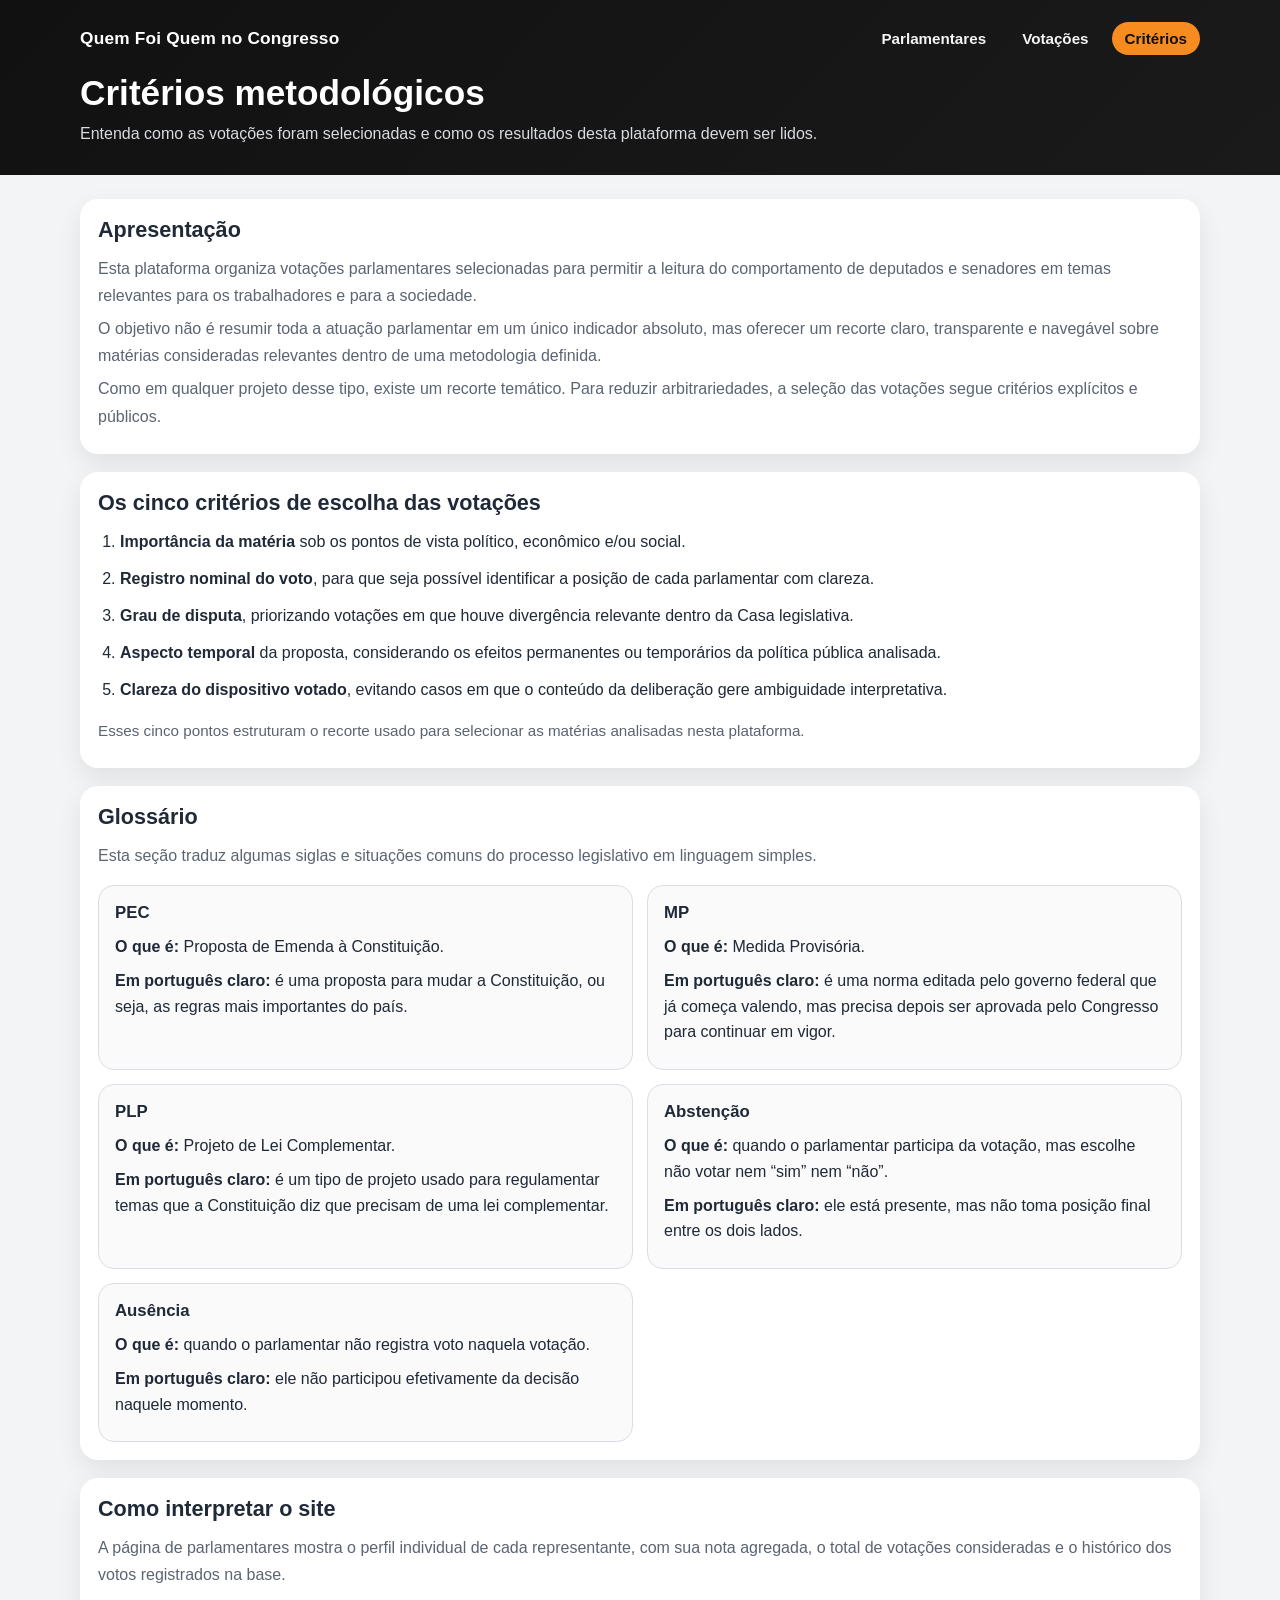
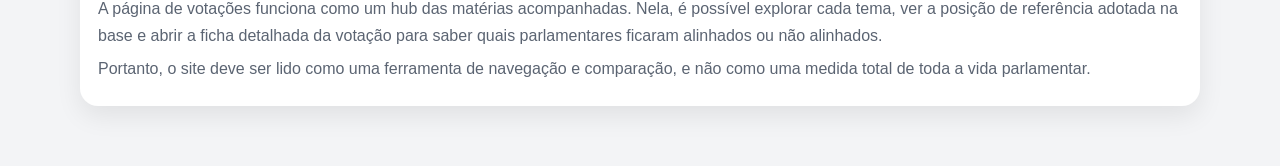
<file: criterios.html>
<!DOCTYPE html>
<html lang="pt-BR">
<head>
  <meta charset="UTF-8" />
  <meta name="viewport" content="width=device-width, initial-scale=1.0" />
  <title>Critérios | Quem Foi Quem no Congresso</title>
  <link rel="stylesheet" href="css/style.css" />
</head>
<body>
  <header class="topo">
    <div class="container">
      <nav class="nav-site">
        <a href="index.html" class="nav-brand">Quem Foi Quem no Congresso</a>
        <div class="nav-links">
          <a href="index.html">Parlamentares</a>
          <a href="votacoes.html">Votações</a>
          <a href="criterios.html" class="ativo">Critérios</a>
        </div>
      </nav>

      <div class="topo-conteudo">
        <h1>Critérios metodológicos</h1>
        <p class="subtitulo">
          Entenda como as votações foram selecionadas e como os resultados desta plataforma devem ser lidos.
        </p>
      </div>
    </div>
  </header>

  <main class="container pagina-criterios">
    <section class="card texto-longo">
      <h2>Apresentação</h2>
      <p>
        Esta plataforma organiza votações parlamentares selecionadas para permitir a leitura do comportamento de deputados e senadores em temas relevantes para os trabalhadores e para a sociedade.
      </p>
      <p>
        O objetivo não é resumir toda a atuação parlamentar em um único indicador absoluto, mas oferecer um recorte claro, transparente e navegável sobre matérias consideradas relevantes dentro de uma metodologia definida.
      </p>
      <p>
        Como em qualquer projeto desse tipo, existe um recorte temático. Para reduzir arbitrariedades, a seleção das votações segue critérios explícitos e públicos.
      </p>
    </section>

    <section class="card texto-longo">
      <h2>Os cinco critérios de escolha das votações</h2>
      <ol class="lista-criterios">
        <li><strong>Importância da matéria</strong> sob os pontos de vista político, econômico e/ou social.</li>
        <li><strong>Registro nominal do voto</strong>, para que seja possível identificar a posição de cada parlamentar com clareza.</li>
        <li><strong>Grau de disputa</strong>, priorizando votações em que houve divergência relevante dentro da Casa legislativa.</li>
        <li><strong>Aspecto temporal</strong> da proposta, considerando os efeitos permanentes ou temporários da política pública analisada.</li>
        <li><strong>Clareza do dispositivo votado</strong>, evitando casos em que o conteúdo da deliberação gere ambiguidade interpretativa.</li>
      </ol>
      <p class="nota-criterios">
        Esses cinco pontos estruturam o recorte usado para selecionar as matérias analisadas nesta plataforma.
      </p>
    </section>

    <section class="card texto-longo">
      <h2>Glossário</h2>
      <p>
        Esta seção traduz algumas siglas e situações comuns do processo legislativo em linguagem simples.
      </p>

      <div class="glossario-grid">
        <article class="glossario-item">
          <h3>PEC</h3>
          <p><strong>O que é:</strong> Proposta de Emenda à Constituição.</p>
          <p><strong>Em português claro:</strong> é uma proposta para mudar a Constituição, ou seja, as regras mais importantes do país.</p>
        </article>

        <article class="glossario-item">
          <h3>MP</h3>
          <p><strong>O que é:</strong> Medida Provisória.</p>
          <p><strong>Em português claro:</strong> é uma norma editada pelo governo federal que já começa valendo, mas precisa depois ser aprovada pelo Congresso para continuar em vigor.</p>
        </article>

        <article class="glossario-item">
          <h3>PLP</h3>
          <p><strong>O que é:</strong> Projeto de Lei Complementar.</p>
          <p><strong>Em português claro:</strong> é um tipo de projeto usado para regulamentar temas que a Constituição diz que precisam de uma lei complementar.</p>
        </article>

        <article class="glossario-item">
          <h3>Abstenção</h3>
          <p><strong>O que é:</strong> quando o parlamentar participa da votação, mas escolhe não votar nem “sim” nem “não”.</p>
          <p><strong>Em português claro:</strong> ele está presente, mas não toma posição final entre os dois lados.</p>
        </article>

        <article class="glossario-item">
          <h3>Ausência</h3>
          <p><strong>O que é:</strong> quando o parlamentar não registra voto naquela votação.</p>
          <p><strong>Em português claro:</strong> ele não participou efetivamente da decisão naquele momento.</p>
        </article>
      </div>
    </section>

    <section class="card texto-longo">
      <h2>Como interpretar o site</h2>
      <p>
        A página de parlamentares mostra o perfil individual de cada representante, com sua nota agregada, o total de votações consideradas e o histórico dos votos registrados na base.
      </p>
      <p>
        A página de votações funciona como um hub das matérias acompanhadas. Nela, é possível explorar cada tema, ver a posição de referência adotada na base e abrir a ficha detalhada da votação para saber quais parlamentares ficaram alinhados ou não alinhados.
      </p>
      <p>
        Portanto, o site deve ser lido como uma ferramenta de navegação e comparação, e não como uma medida total de toda a vida parlamentar.
      </p>
    </section>
  </main>
</body>
</html>
</file>
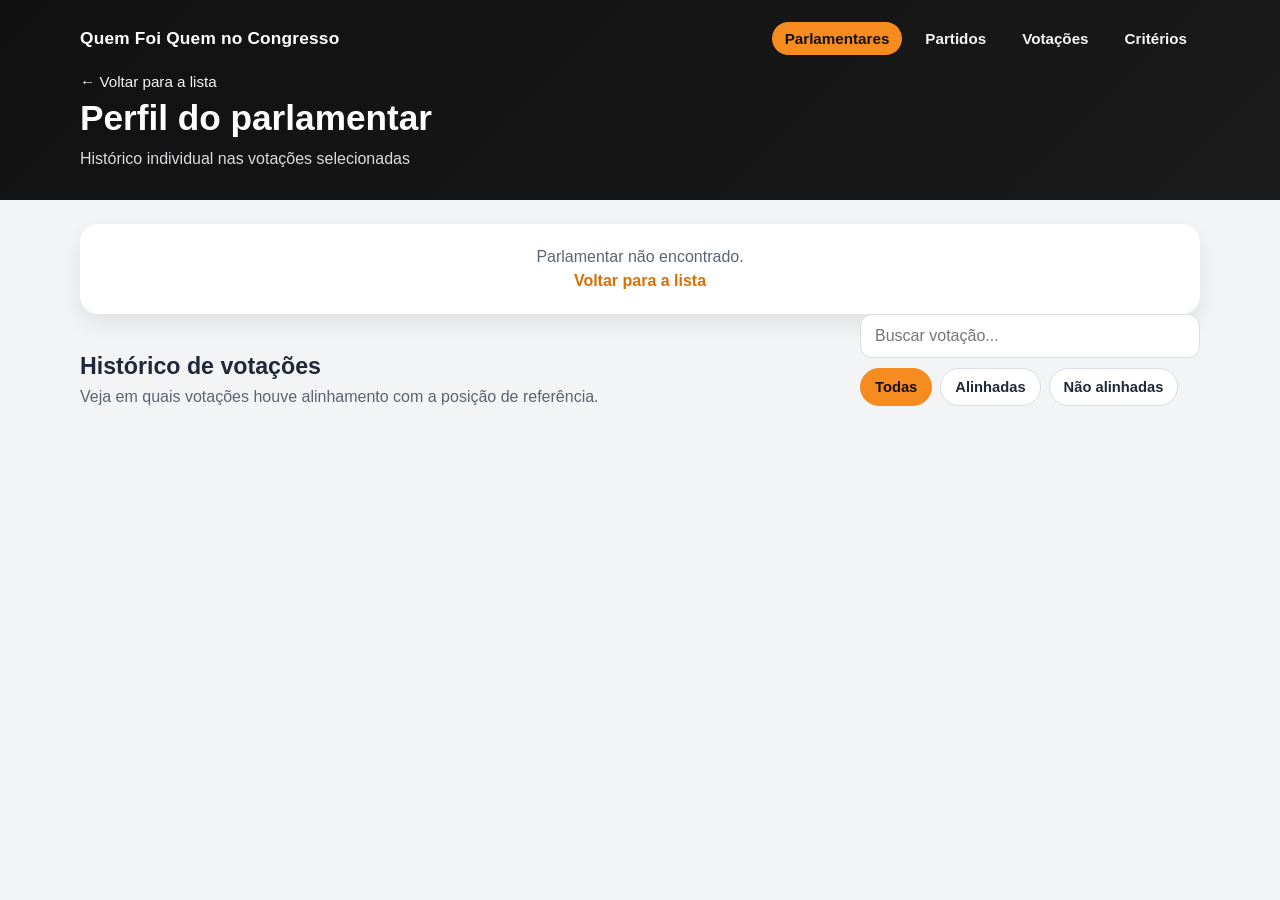
<file: parlamentar.html>
<!DOCTYPE html>
<html lang="pt-BR">
<head>
  <meta charset="UTF-8" />
  <meta name="viewport" content="width=device-width, initial-scale=1.0" />
  <title>Parlamentar</title>
  <link rel="stylesheet" href="css/style.css" />
</head>
<body>
  <header class="topo">
    <div class="container">
      <nav class="nav-site">
        <a href="index.html" class="nav-brand">Quem Foi Quem no Congresso</a>
        <div class="nav-links">
          <a href="index.html" class="ativo">Parlamentares</a>
          <a href="partidos.html">Partidos</a>
          <a href="votacoes.html">Votações</a>
          <a href="criterios.html">Critérios</a>
        </div>
      </nav>

      <div class="topo-conteudo">
        <a href="index.html" class="voltar-link">← Voltar para a lista</a>
        <h1 class="topo-titulo-interno">Perfil do parlamentar</h1>
        <p class="subtitulo">
          Histórico individual nas votações selecionadas
        </p>
      </div>
    </div>
  </header>

  <main class="container pagina-parlamentar">
    <section id="perfilBox"></section>

    <section class="secao-votos">
      <div class="secao-votos-topo">
        <div>
          <h2>Histórico de votações</h2>
          <p class="secao-explicacao">
            Veja em quais votações houve alinhamento com a posição de referência.
          </p>
        </div>

        <div class="filtros-votos">
          <input
            type="text"
            id="buscaVotacao"
            placeholder="Buscar votação..."
            class="input-busca-votacao"
          />

          <div class="botoes-filtro">
            <button class="btn-filtro ativo" data-filtro="todos">Todas</button>
            <button class="btn-filtro" data-filtro="alinhado">Alinhadas</button>
            <button class="btn-filtro" data-filtro="nao_alinhado">Não alinhadas</button>
          </div>
        </div>
      </div>

      <div id="resumoListaVotos" class="resultado-info"></div>
      <div id="listaVotos" class="lista-votos"></div>
    </section>
  </main>

  <script src="js/parlamentar.js"></script>
</body>
</html>
</file>
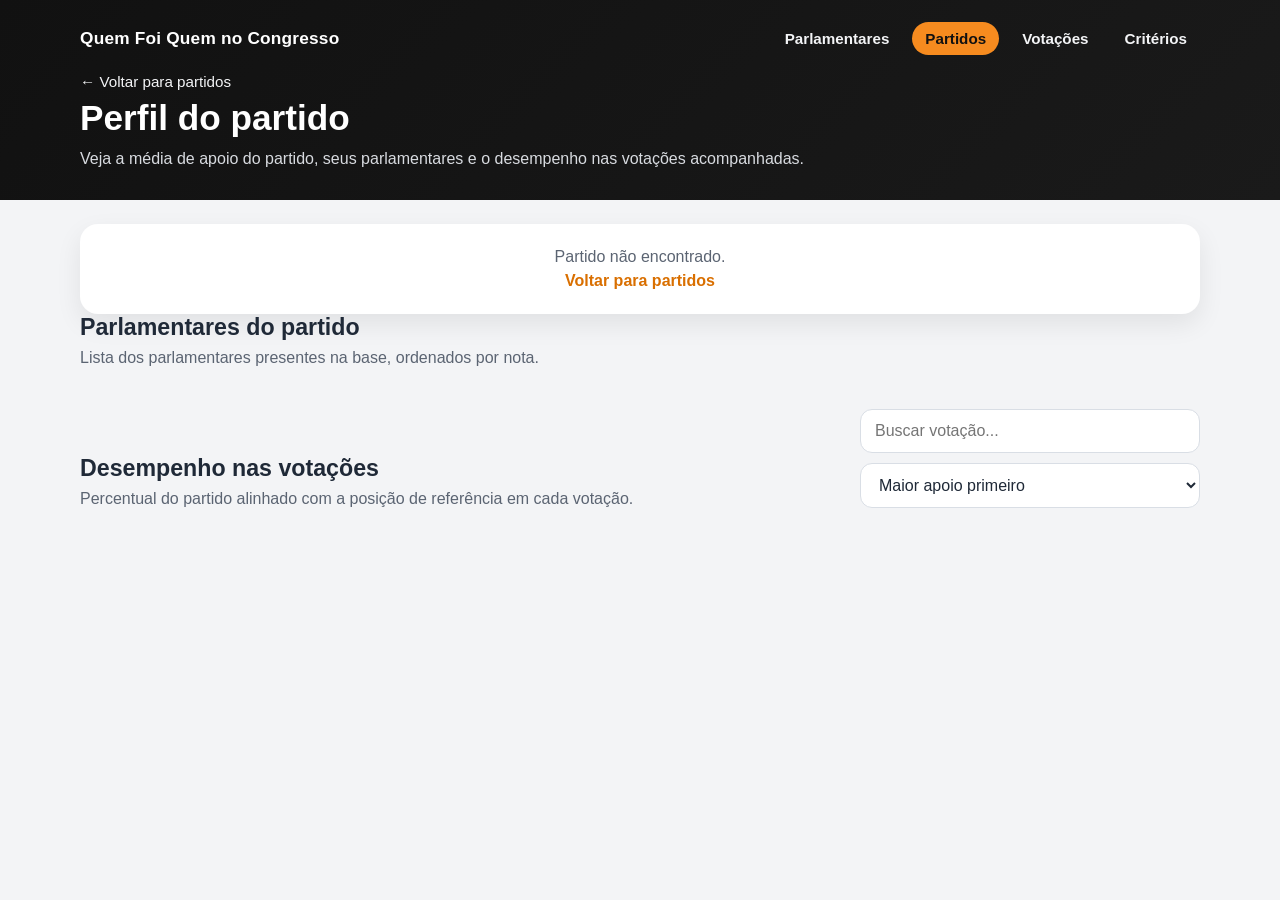
<file: partido.html>
<!DOCTYPE html>
<html lang="pt-BR">
<head>
  <meta charset="UTF-8" />
  <meta name="viewport" content="width=device-width, initial-scale=1.0" />
  <title>Partido | Quem Foi Quem no Congresso</title>
  <link rel="stylesheet" href="css/style.css" />
</head>
<body>
  <header class="topo">
    <div class="container">
      <nav class="nav-site">
        <a href="index.html" class="nav-brand">Quem Foi Quem no Congresso</a>
        <div class="nav-links">
          <a href="index.html">Parlamentares</a>
          <a href="partidos.html" class="ativo">Partidos</a>
          <a href="votacoes.html">Votações</a>
          <a href="criterios.html">Critérios</a>
        </div>
      </nav>

      <div class="topo-conteudo">
        <a href="partidos.html" class="voltar-link">← Voltar para partidos</a>
        <h1 class="topo-titulo-interno">Perfil do partido</h1>
        <p class="subtitulo">
          Veja a média de apoio do partido, seus parlamentares e o desempenho nas votações acompanhadas.
        </p>
      </div>
    </div>
  </header>

  <main class="container pagina-partido">
    <section id="partidoBox"></section>

    <section class="secao-votos">
      <div class="secao-votos-topo">
        <div>
          <h2>Parlamentares do partido</h2>
          <p class="secao-explicacao">
            Lista dos parlamentares presentes na base, ordenados por nota.
          </p>
        </div>
      </div>

      <div id="listaParlamentaresPartido" class="lista-votos"></div>
    </section>

    <section class="secao-votos">
      <div class="secao-votos-topo">
        <div>
          <h2>Desempenho nas votações</h2>
          <p class="secao-explicacao">
            Percentual do partido alinhado com a posição de referência em cada votação.
          </p>
        </div>

        <div class="filtros-votos">
          <input
            type="text"
            id="buscaVotacaoPartido"
            placeholder="Buscar votação..."
            class="input-busca-votacao"
          />

          <select id="ordenacaoVotacoesPartido" class="input-busca-votacao">
            <option value="apoio_desc">Maior apoio primeiro</option>
            <option value="apoio_asc">Menor apoio primeiro</option>
            <option value="nome">Ordem alfabética</option>
          </select>
        </div>
      </div>

      <div id="resumoListaVotacoesPartido" class="resultado-info"></div>
      <div id="listaVotacoesPartido" class="lista-votos"></div>
    </section>
  </main>

  <script src="js/partido.js"></script>
</body>
</html>
</file>
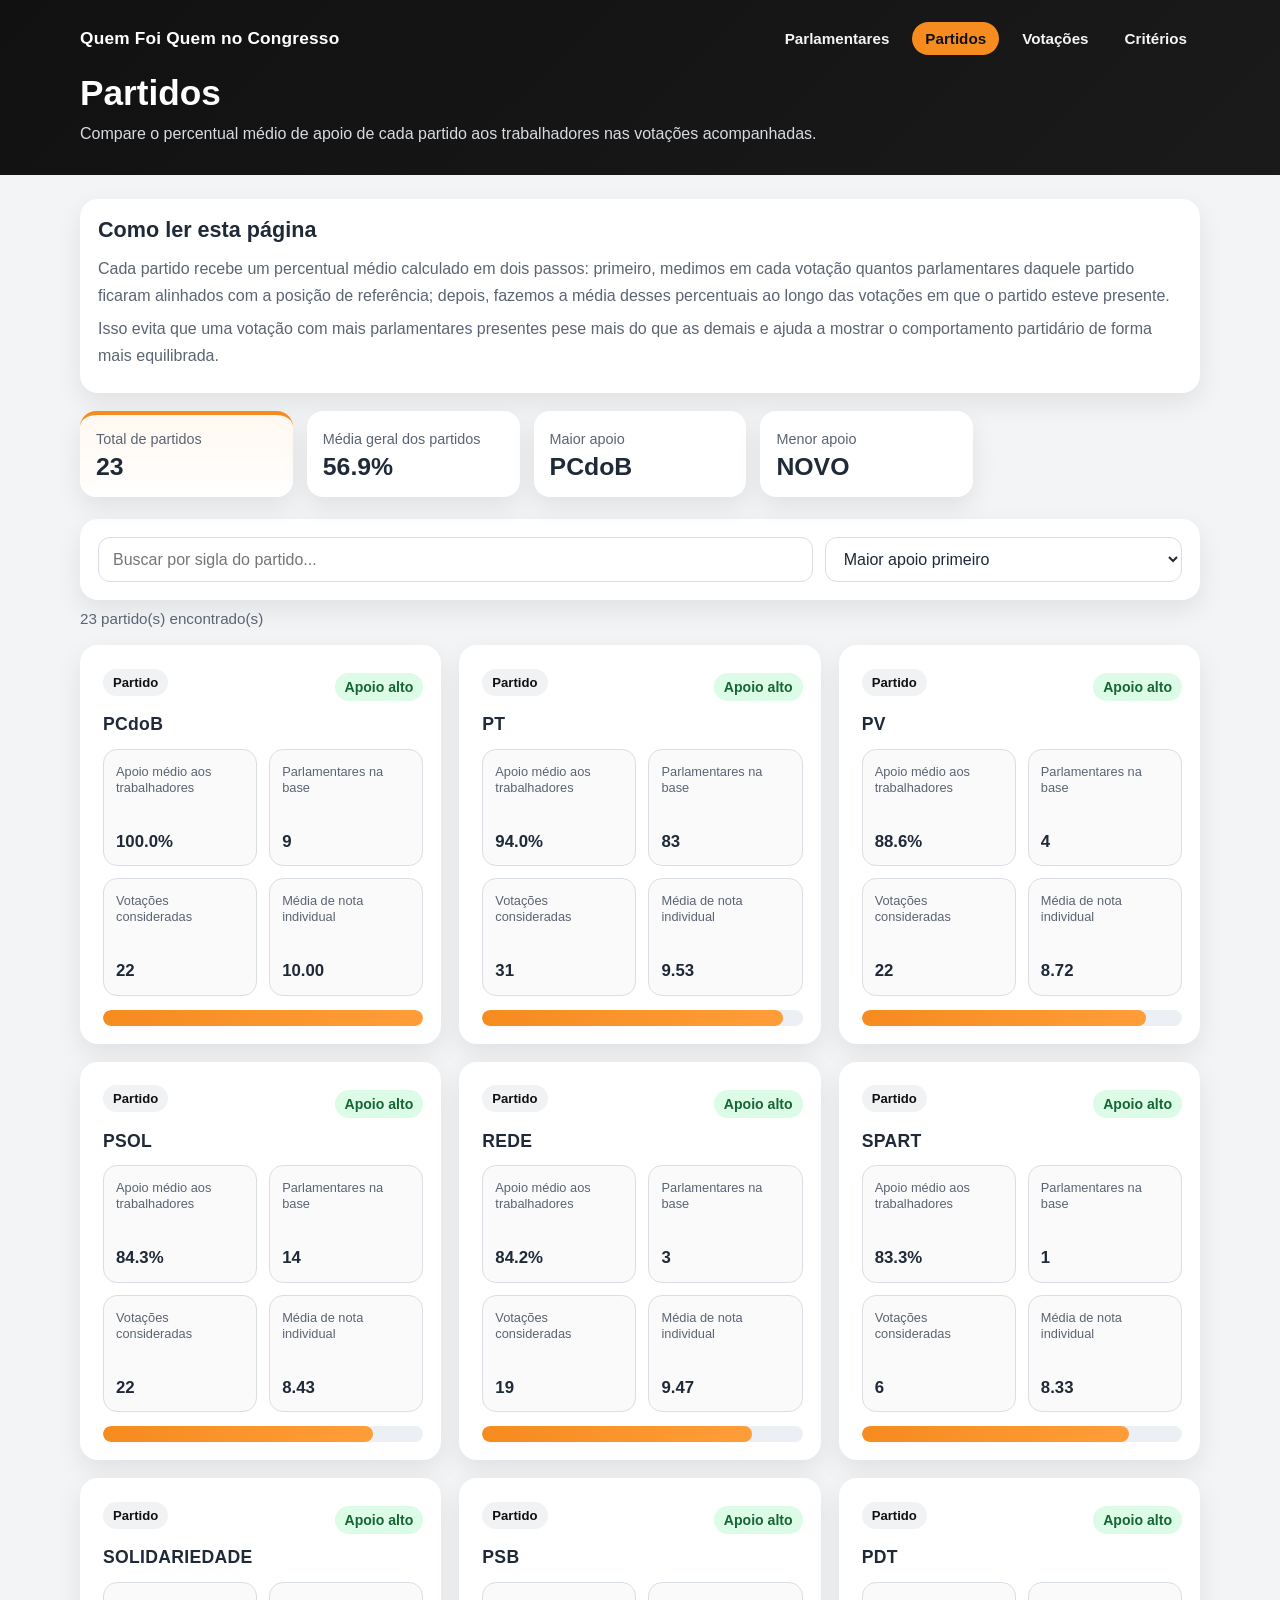
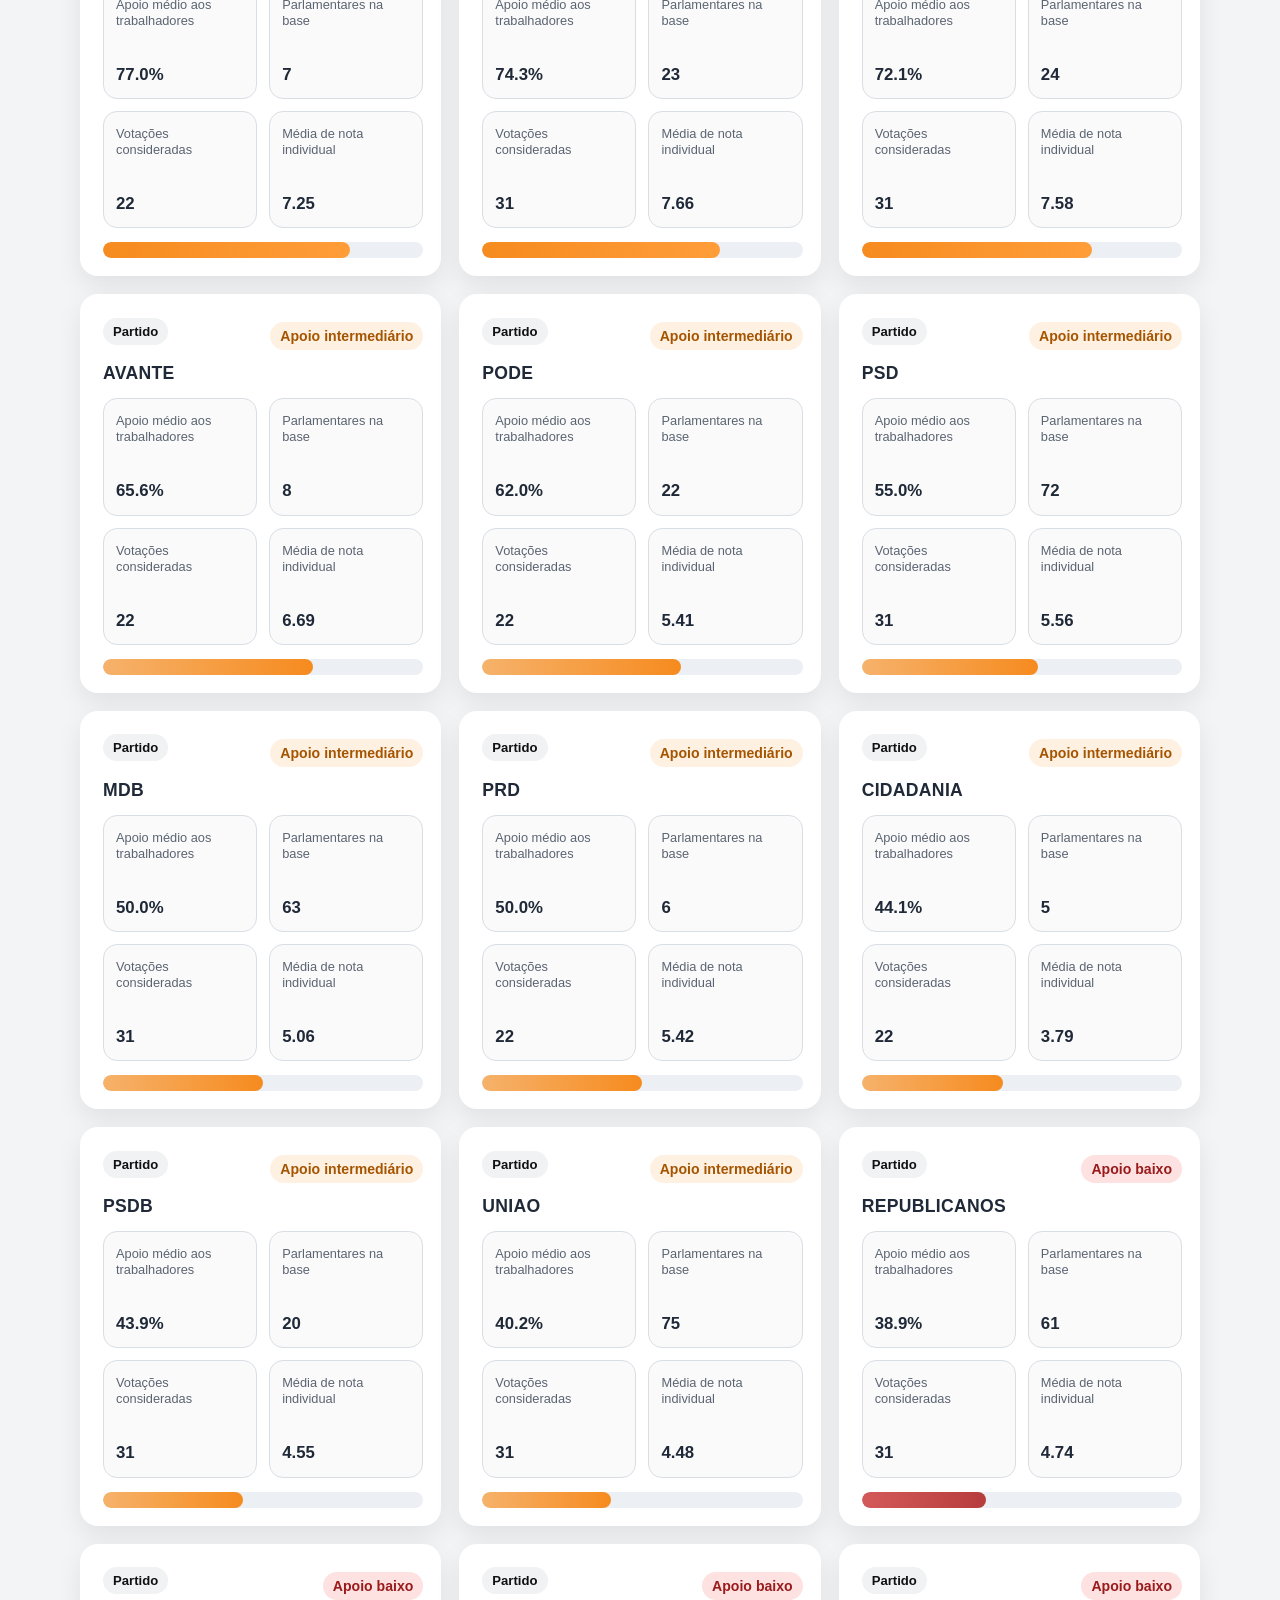
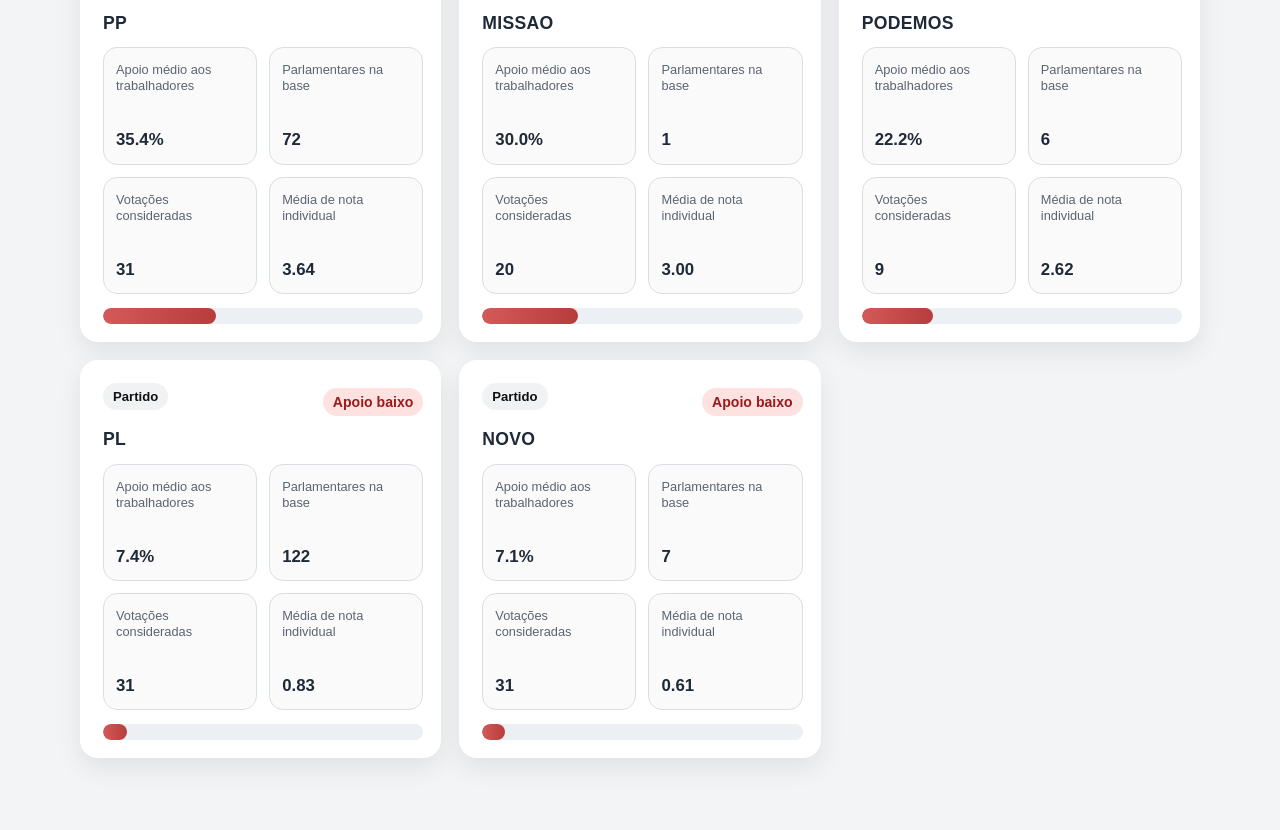
<file: partidos.html>
<!DOCTYPE html>
<html lang="pt-BR">
<head>
  <meta charset="UTF-8" />
  <meta name="viewport" content="width=device-width, initial-scale=1.0" />
  <title>Partidos | Quem Foi Quem no Congresso</title>
  <link rel="stylesheet" href="css/style.css" />
</head>
<body>
  <header class="topo">
    <div class="container">
      <nav class="nav-site">
        <a href="index.html" class="nav-brand">Quem Foi Quem no Congresso</a>
        <div class="nav-links">
          <a href="index.html">Parlamentares</a>
          <a href="partidos.html" class="ativo">Partidos</a>
          <a href="votacoes.html">Votações</a>
          <a href="criterios.html">Critérios</a>
        </div>
      </nav>

      <div class="topo-conteudo">
        <h1>Partidos</h1>
        <p class="subtitulo">
          Compare o percentual médio de apoio de cada partido aos trabalhadores nas votações acompanhadas.
        </p>
      </div>
    </div>
  </header>

  <main class="container pagina-partidos">
    <section class="intro-hub card">
      <div class="intro-hub-texto">
        <h2>Como ler esta página</h2>
        <p>
          Cada partido recebe um percentual médio calculado em dois passos: primeiro, medimos em cada votação quantos parlamentares daquele partido ficaram alinhados com a posição de referência; depois, fazemos a média desses percentuais ao longo das votações em que o partido esteve presente.
        </p>
        <p>
          Isso evita que uma votação com mais parlamentares presentes pese mais do que as demais e ajuda a mostrar o comportamento partidário de forma mais equilibrada.
        </p>
      </div>
    </section>

    <section id="resumoPartidos" class="resumo-topo-grid"></section>

    <section class="card">
      <div class="filtros filtros-partidos-grid">
        <input type="text" id="buscaPartido" placeholder="Buscar por sigla do partido..." />

        <select id="filtroOrdenacaoPartidos">
          <option value="apoio_desc">Maior apoio primeiro</option>
          <option value="apoio_asc">Menor apoio primeiro</option>
          <option value="nome">Ordem alfabética</option>
          <option value="parlamentares_desc">Mais parlamentares</option>
        </select>
      </div>
    </section>

    <section>
      <div id="resultadoInfoPartidos" class="resultado-info"></div>
      <div id="listaPartidos" class="grid-cards"></div>
    </section>
  </main>

  <script src="js/partidos.js"></script>
</body>
</html>
</file>
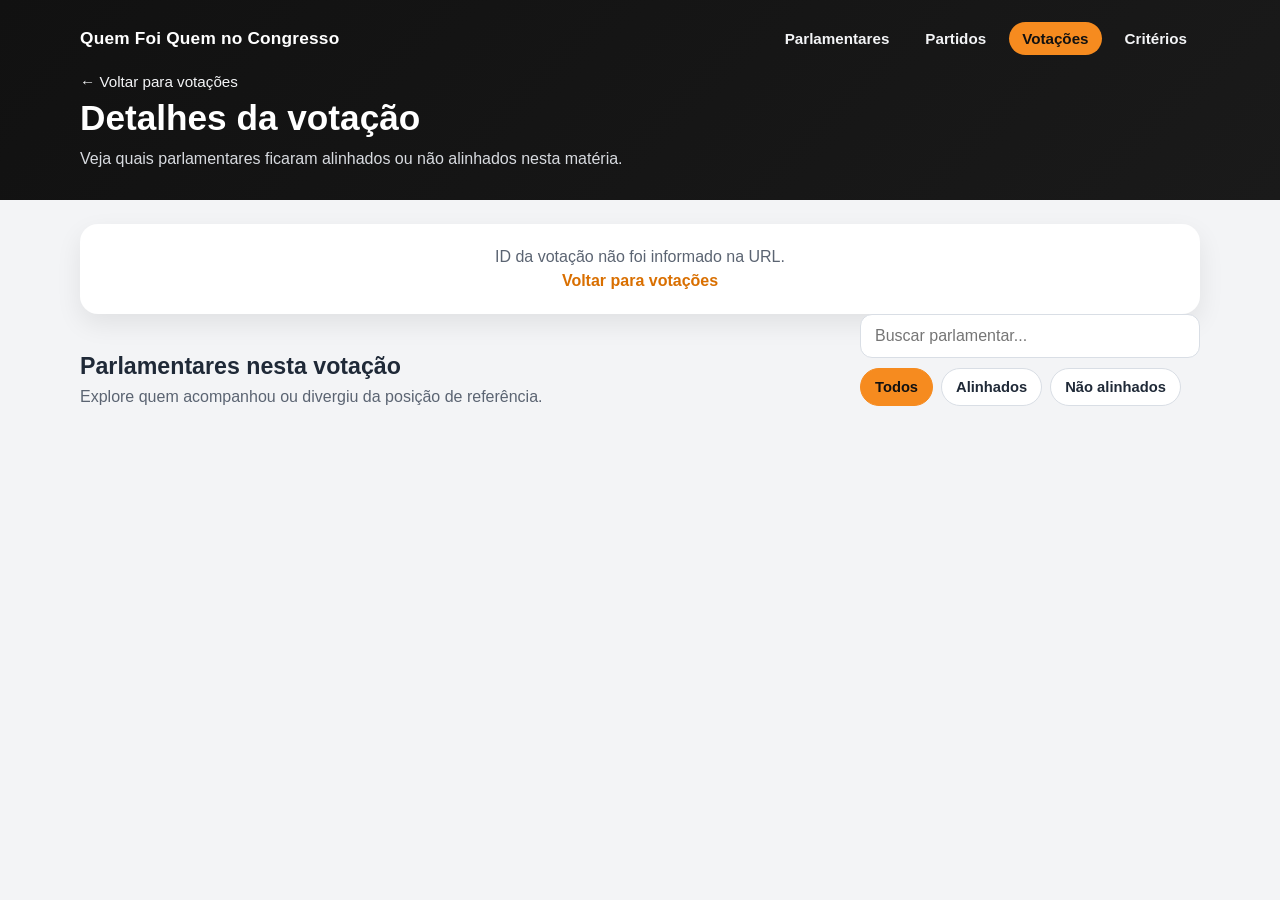
<file: votacao.html>
<!DOCTYPE html>
<html lang="pt-BR">
<head>
  <meta charset="UTF-8" />
  <meta name="viewport" content="width=device-width, initial-scale=1.0" />
  <title>Votação | Quem Foi Quem no Congresso</title>
  <link rel="stylesheet" href="css/style.css" />
</head>
<body>
  <header class="topo">
    <div class="container">
      <nav class="nav-site">
        <a href="index.html" class="nav-brand">Quem Foi Quem no Congresso</a>
        <div class="nav-links">
          <a href="index.html">Parlamentares</a>
          <a href="partidos.html">Partidos</a>
          <a href="votacoes.html" class="ativo">Votações</a>
          <a href="criterios.html">Critérios</a>
        </div>
      </nav>

      <div class="topo-conteudo">
        <a href="votacoes.html" class="voltar-link">← Voltar para votações</a>
        <h1 class="topo-titulo-interno">Detalhes da votação</h1>
        <p class="subtitulo">
          Veja quais parlamentares ficaram alinhados ou não alinhados nesta matéria.
        </p>
      </div>
    </div>
  </header>

  <main class="container pagina-votacao">
    <section id="votacaoBox"></section>

    <section id="guiaRapidoVotacao"></section>

    <section class="secao-votos">
      <div class="secao-votos-topo">
        <div>
          <h2>Parlamentares nesta votação</h2>
          <p class="secao-explicacao">
            Explore quem acompanhou ou divergiu da posição de referência.
          </p>
        </div>

        <div class="filtros-votos">
          <input
            type="text"
            id="buscaParlamentar"
            placeholder="Buscar parlamentar..."
            class="input-busca-votacao"
          />

          <div class="botoes-filtro">
            <button class="btn-filtro ativo" data-filtro="todos">Todos</button>
            <button class="btn-filtro" data-filtro="alinhado">Alinhados</button>
            <button class="btn-filtro" data-filtro="nao_alinhado">Não alinhados</button>
          </div>
        </div>
      </div>

      <div id="resumoListaParlamentares" class="resultado-info"></div>
      <div id="listaParlamentaresVotacao" class="lista-votos"></div>
    </section>
  </main>

  <script src="js/votacao.js"></script>
</body>
</html>
</file>
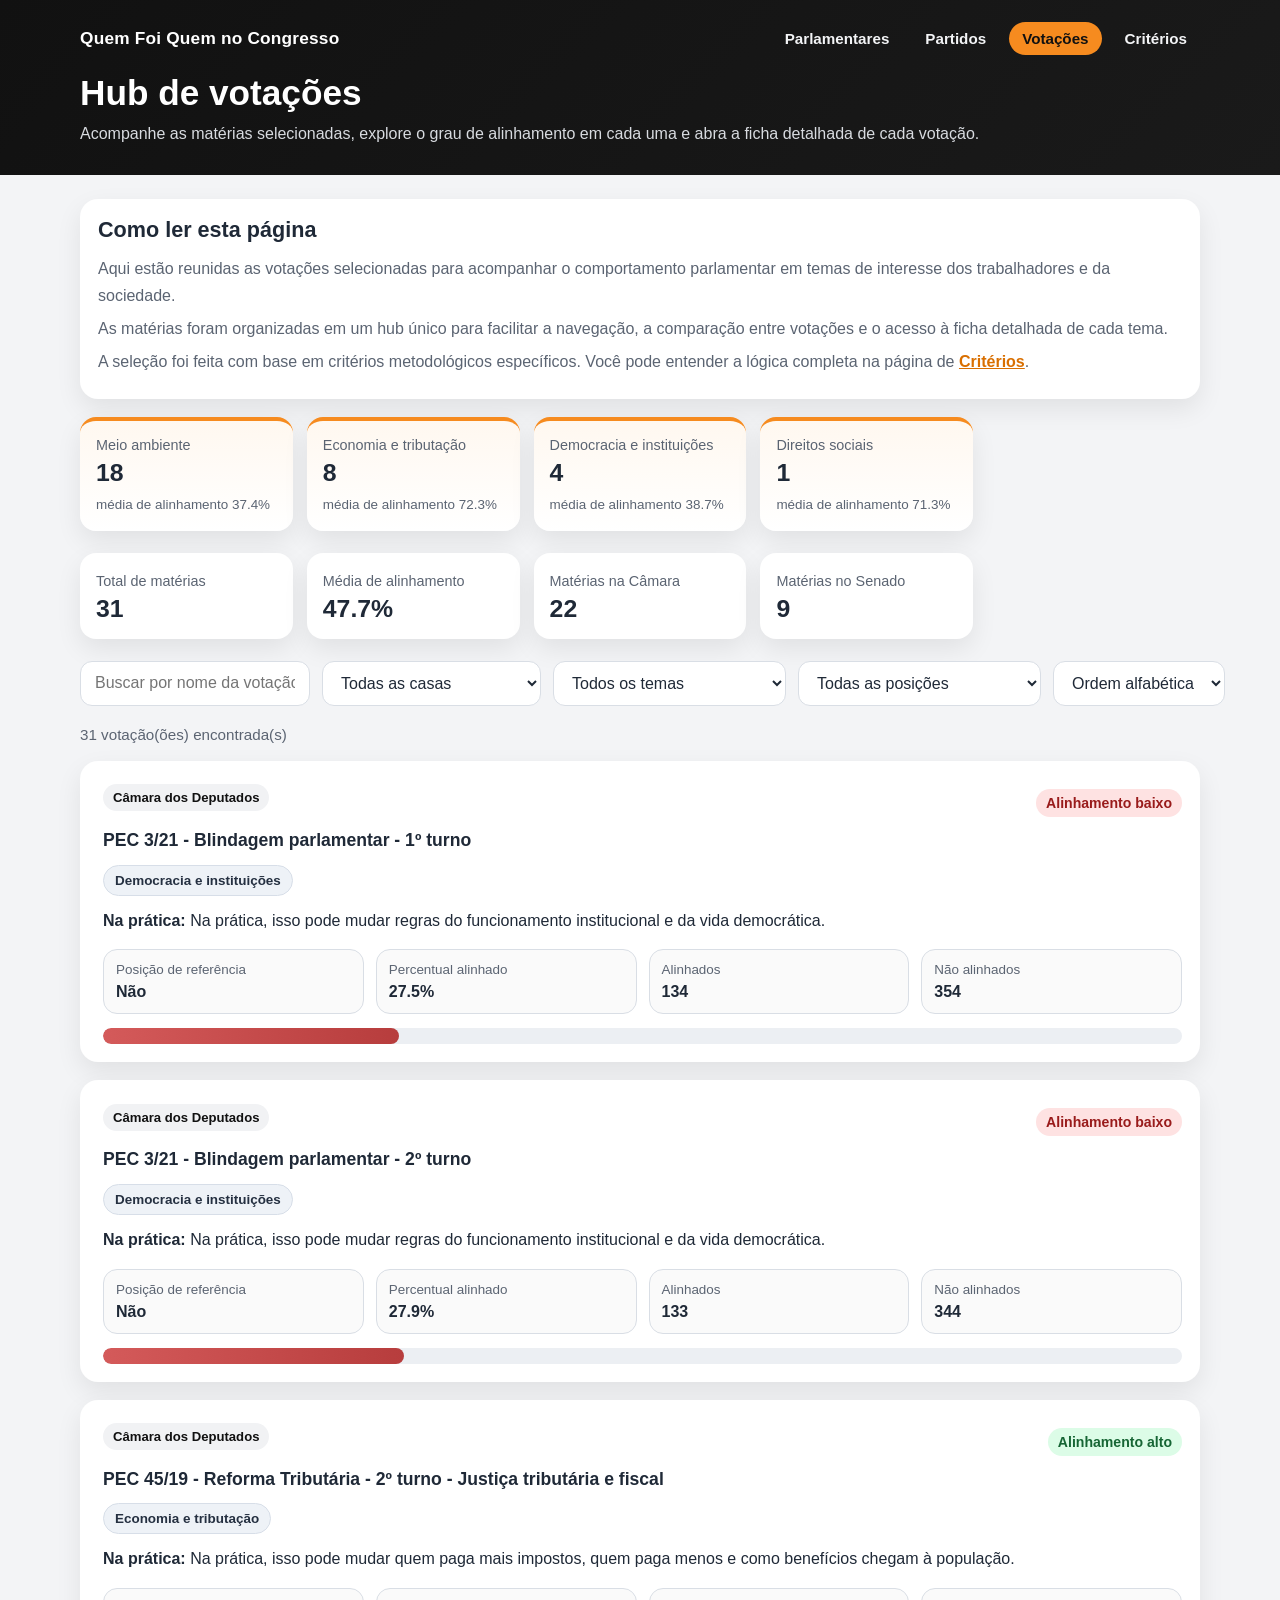
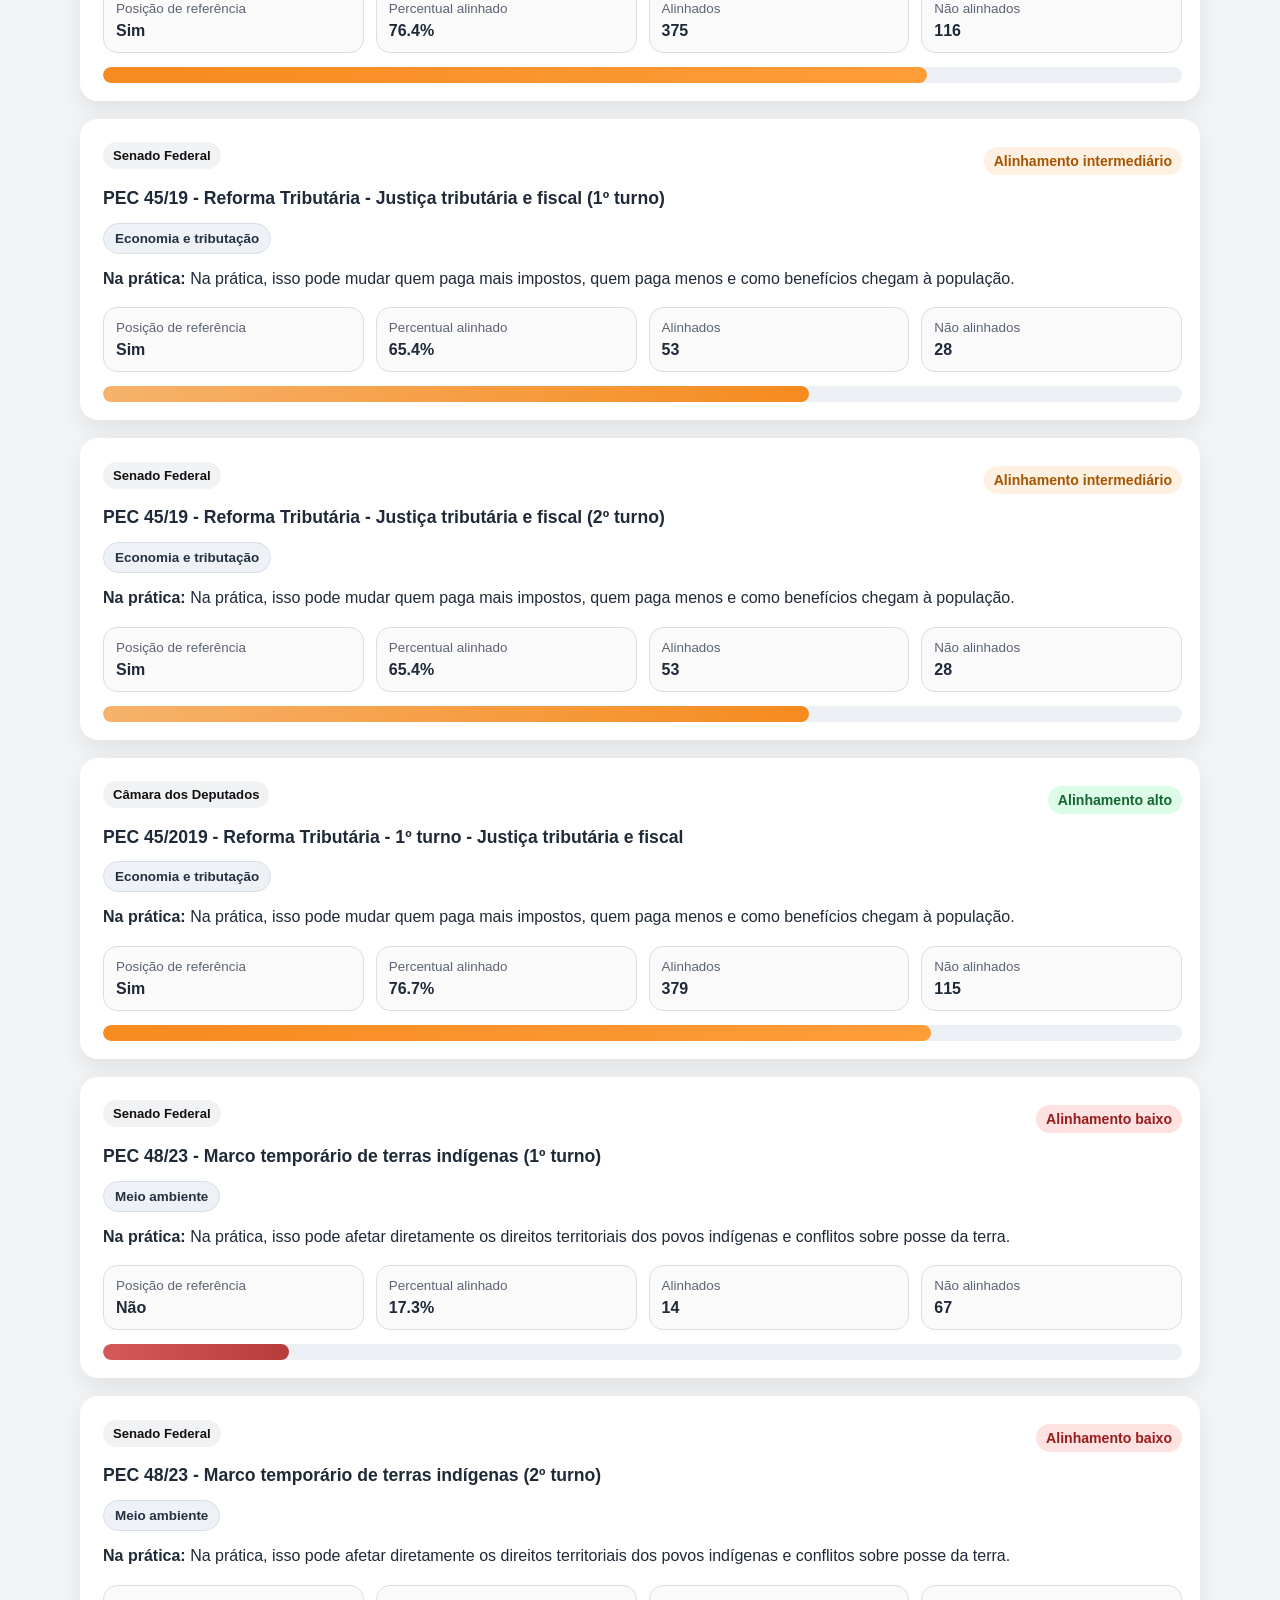
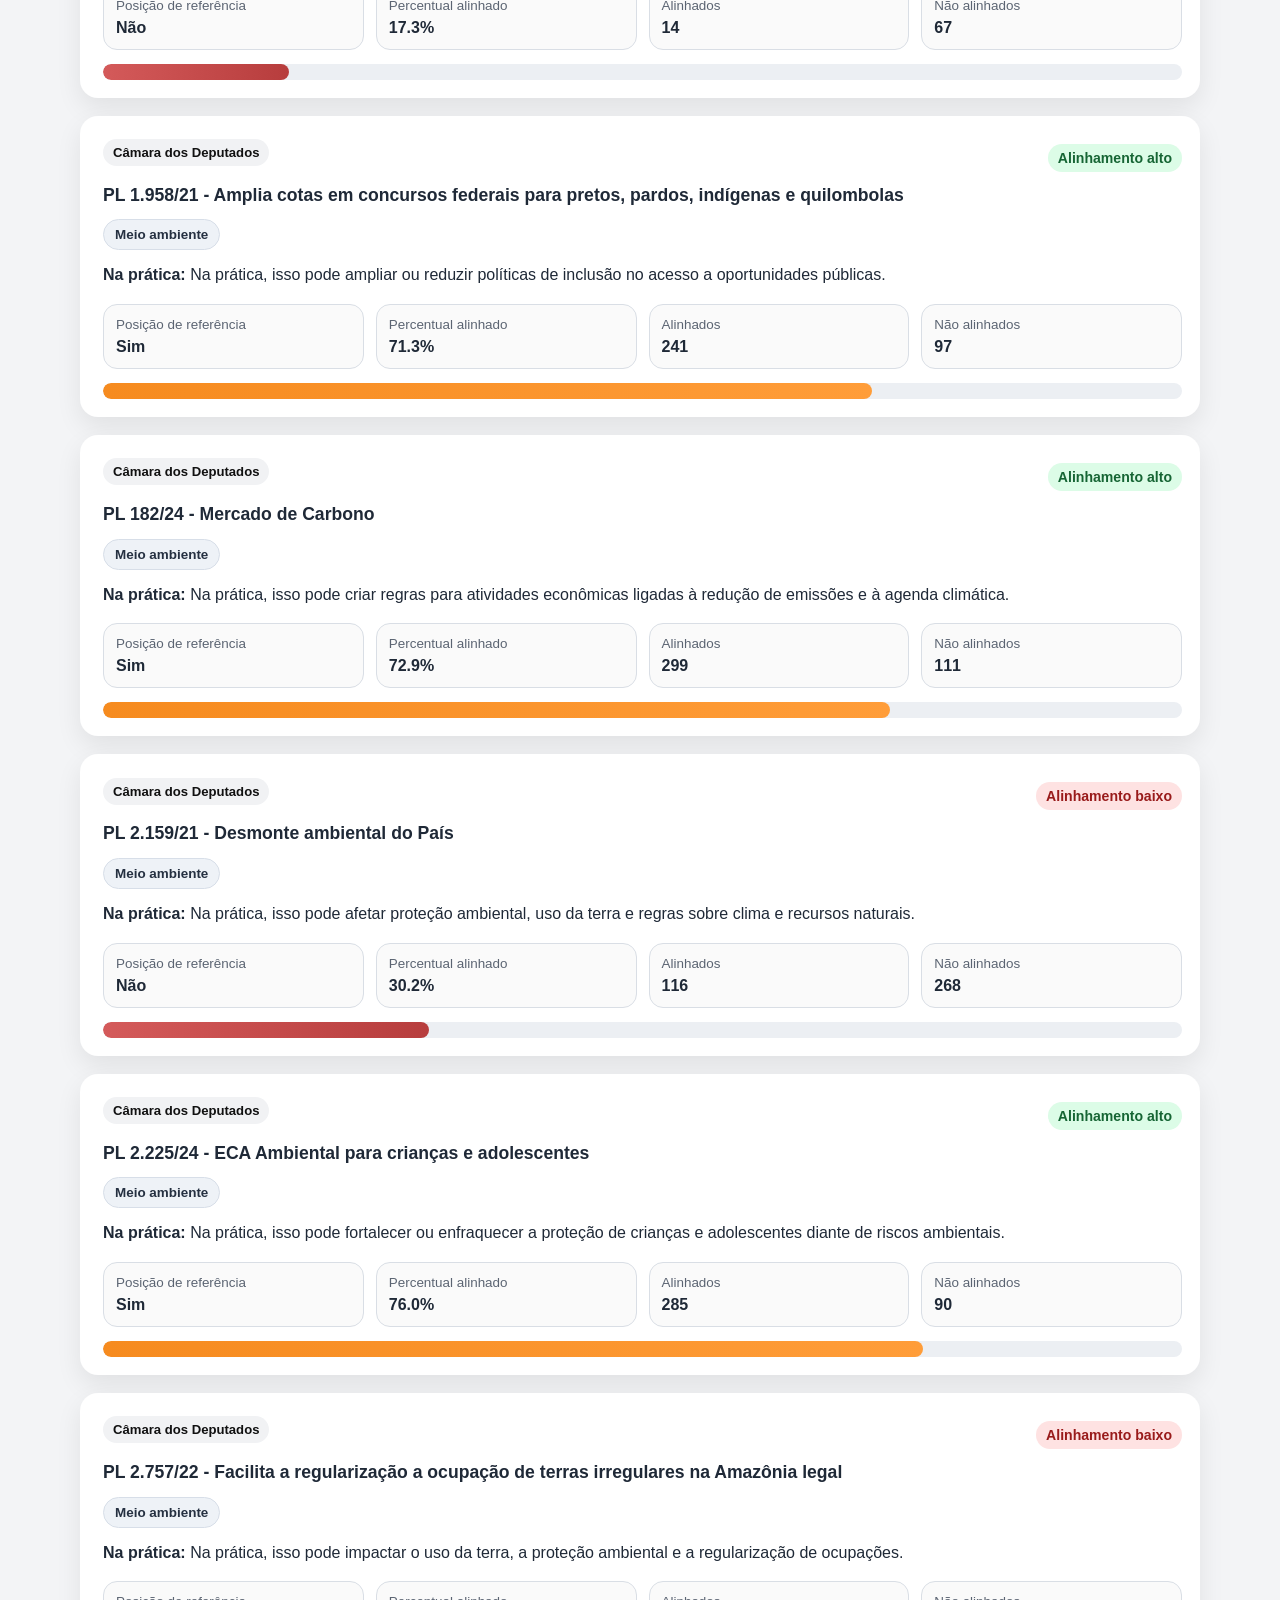
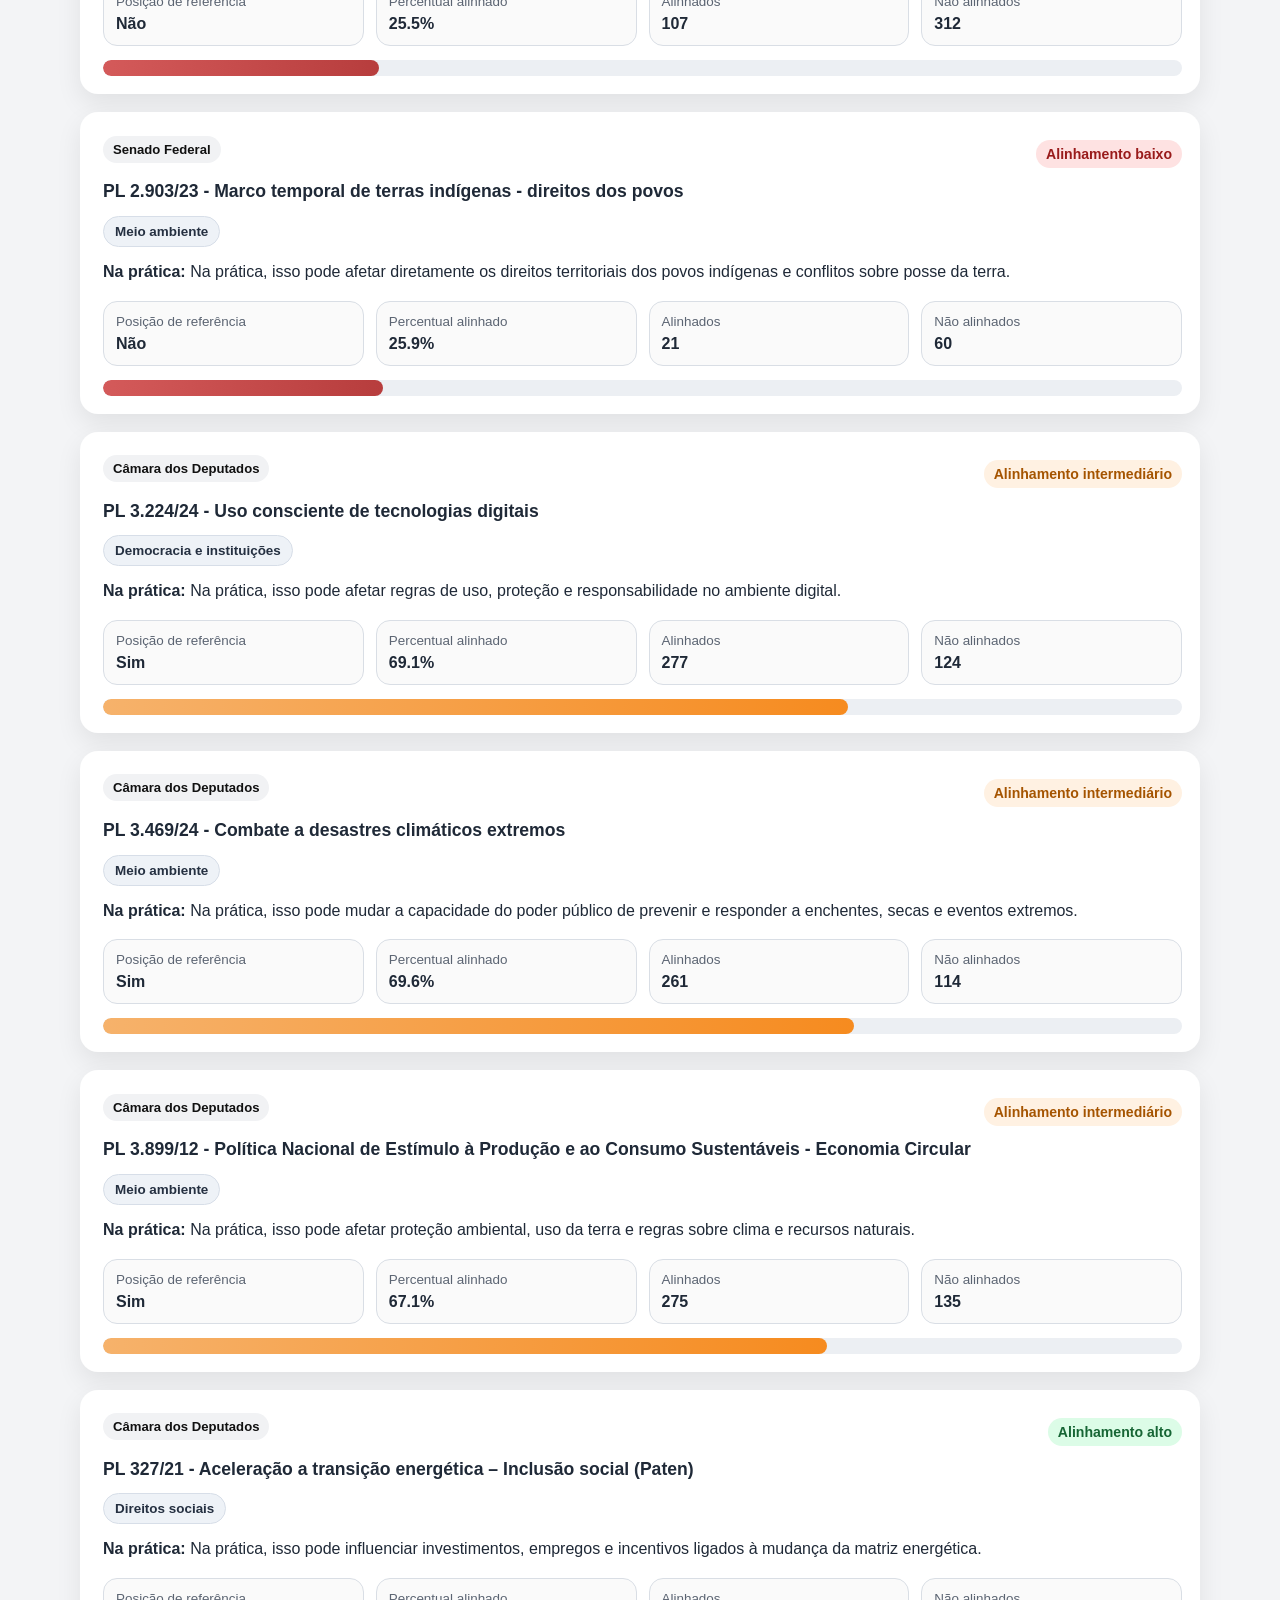
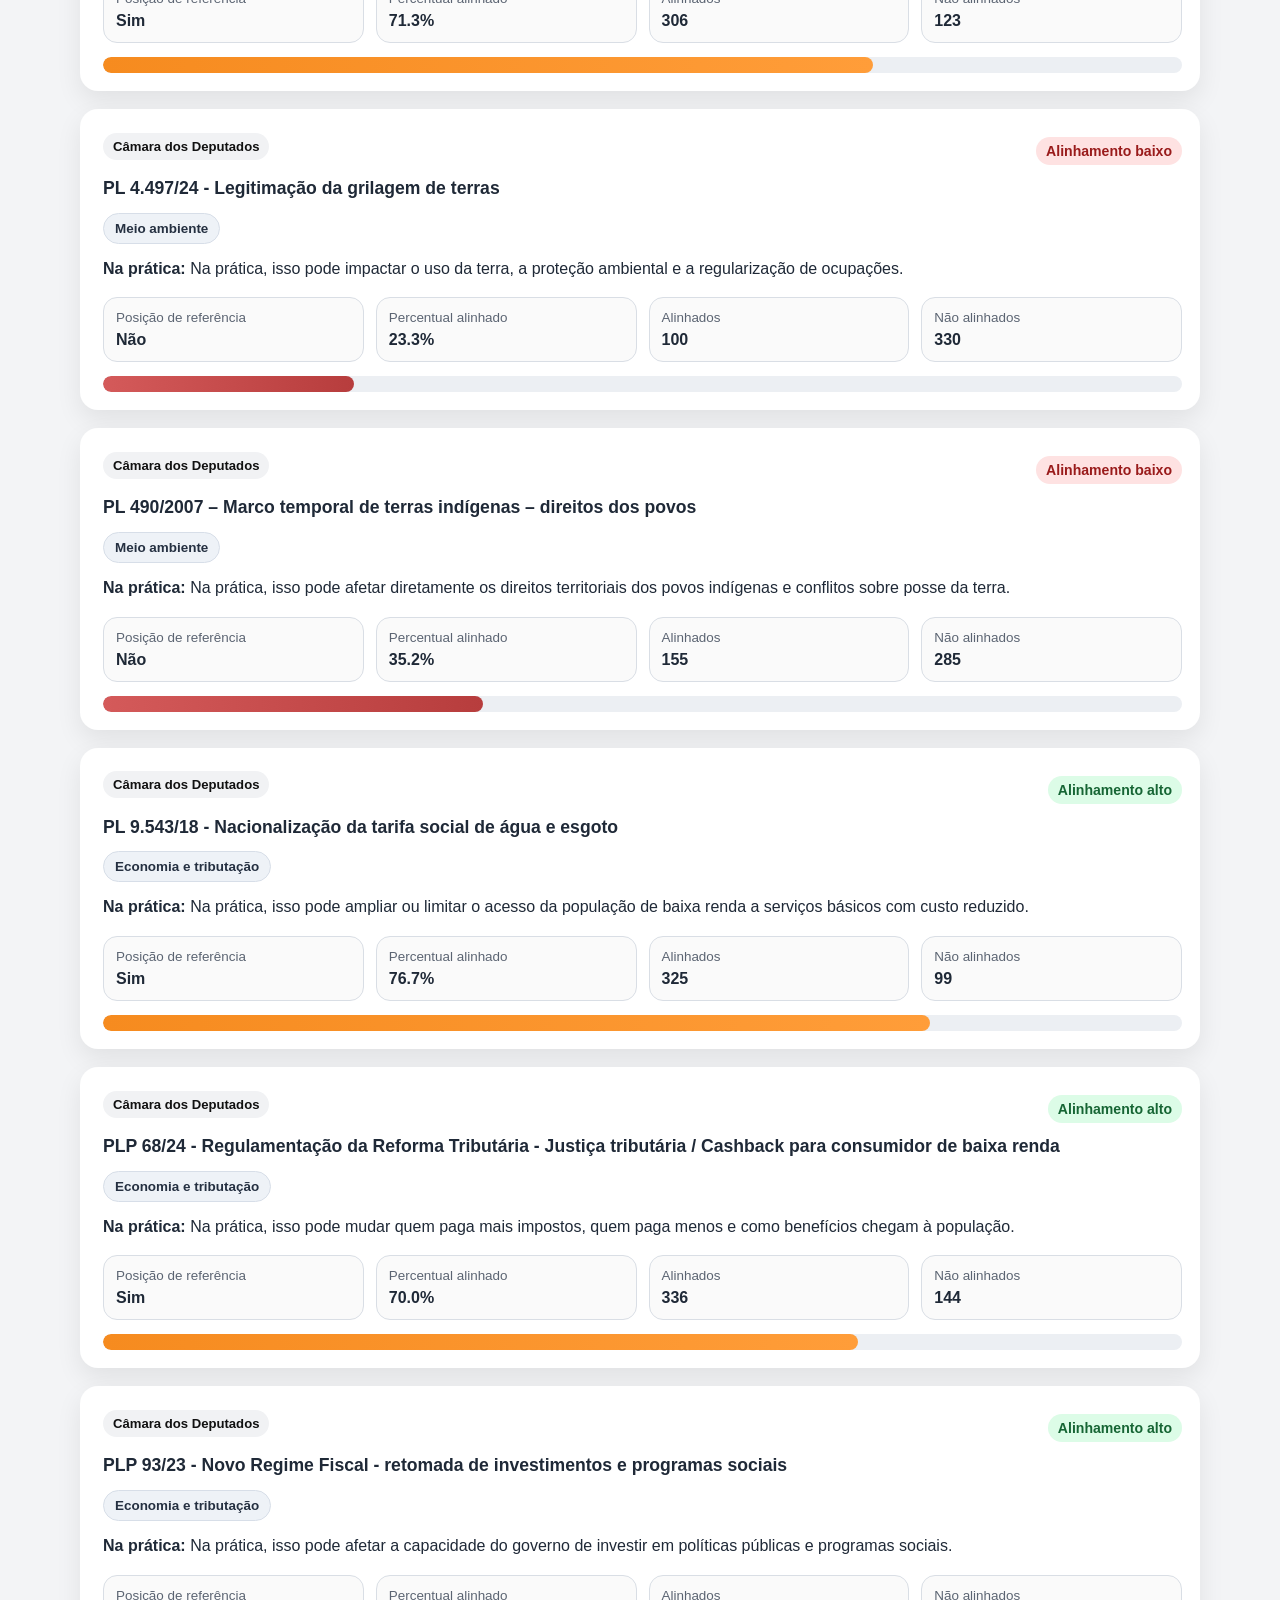
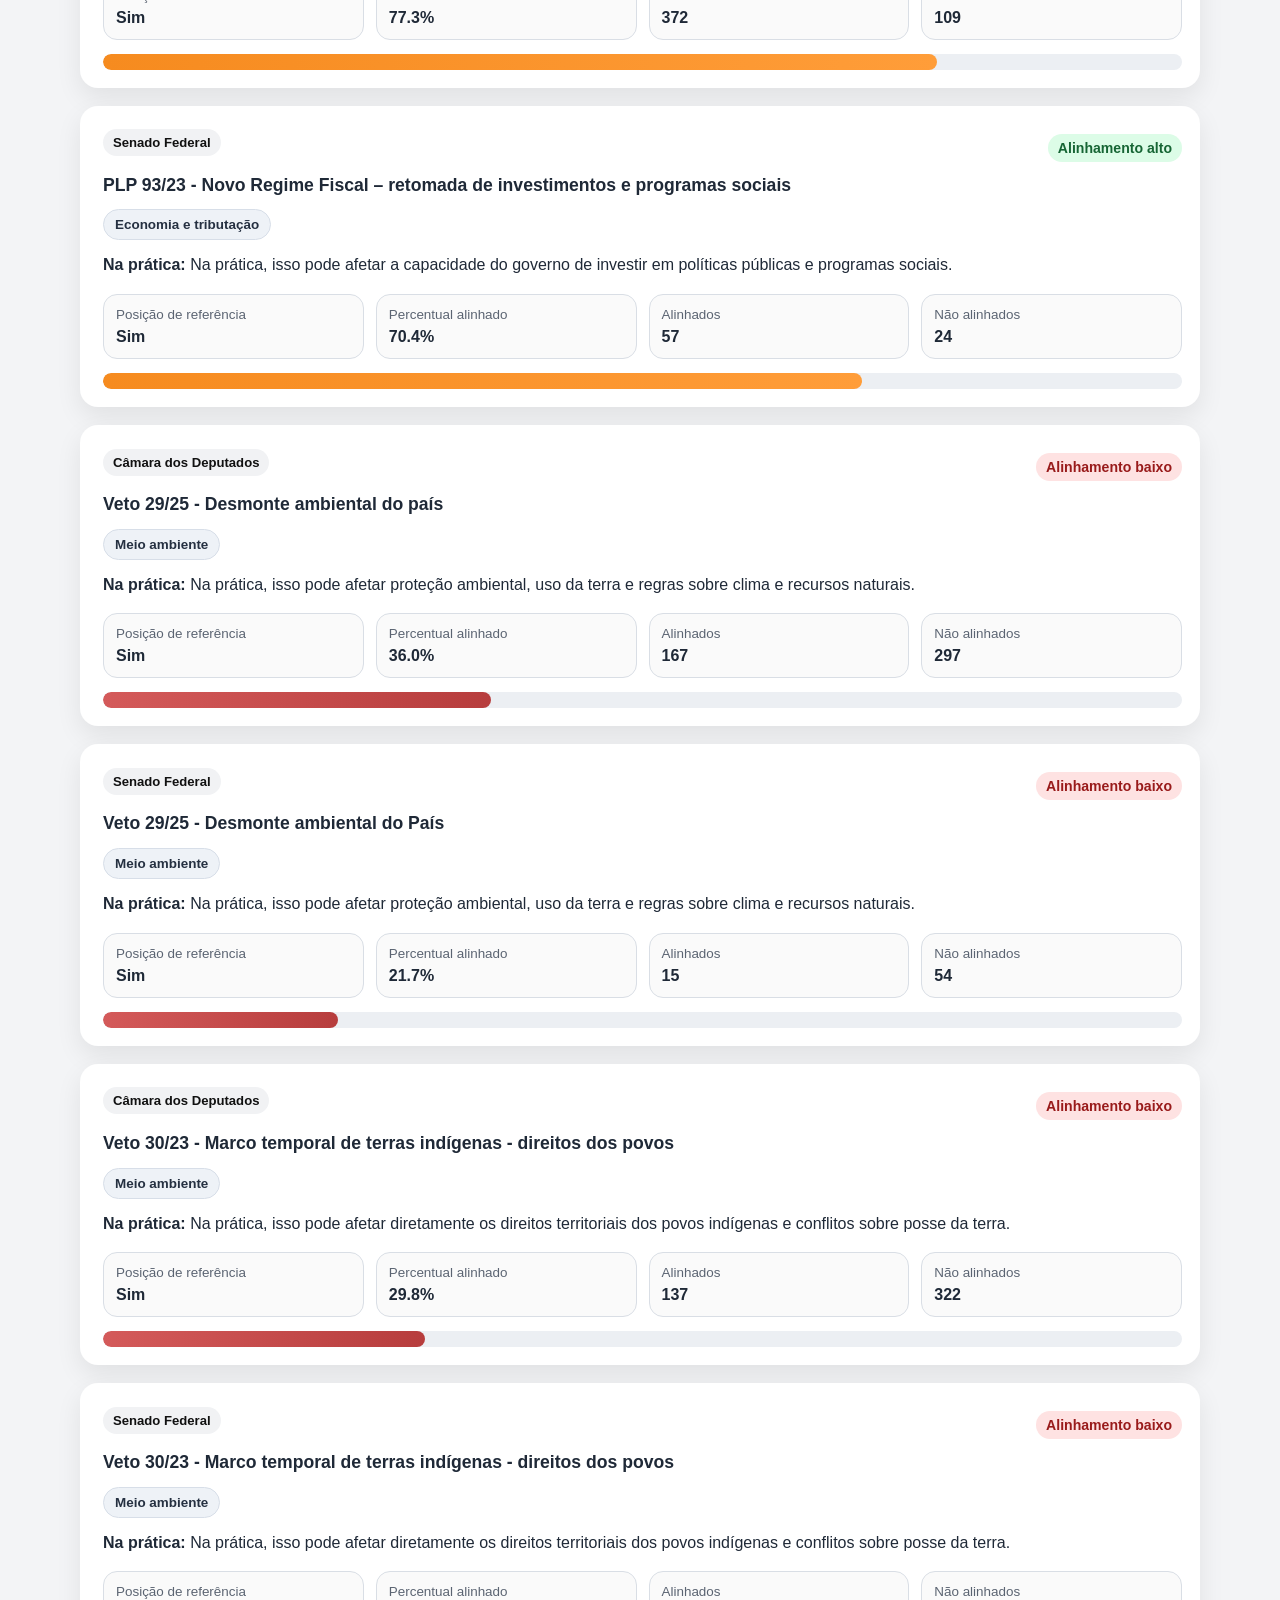
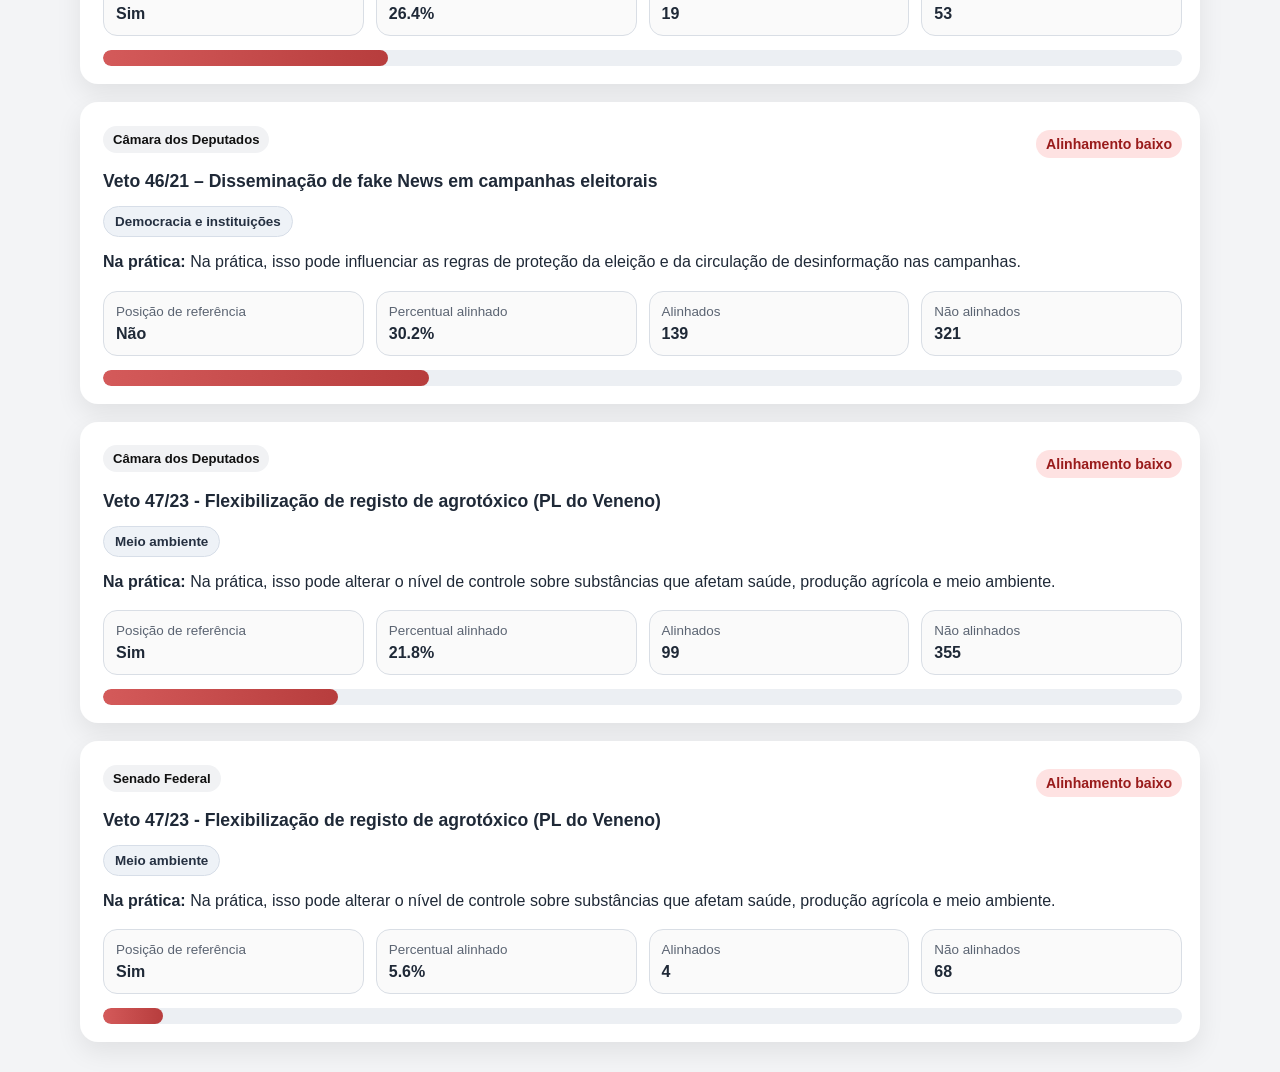
<file: votacoes.html>
<!DOCTYPE html>
<html lang="pt-BR">
<head>
  <meta charset="UTF-8" />
  <meta name="viewport" content="width=device-width, initial-scale=1.0" />
  <title>Votações | Quem Foi Quem no Congresso</title>
  <link rel="stylesheet" href="css/style.css" />
</head>
<body>
  <header class="topo">
    <div class="container">
      <nav class="nav-site">
        <a href="index.html" class="nav-brand">Quem Foi Quem no Congresso</a>
        <div class="nav-links">
          <a href="index.html">Parlamentares</a>
          <a href="partidos.html">Partidos</a>
          <a href="votacoes.html" class="ativo">Votações</a>
          <a href="criterios.html">Critérios</a>
        </div>
      </nav>

      <div class="topo-conteudo">
        <h1>Hub de votações</h1>
        <p class="subtitulo">
          Acompanhe as matérias selecionadas, explore o grau de alinhamento em cada uma e abra a ficha detalhada de cada votação.
        </p>
      </div>
    </div>
  </header>

  <main class="container pagina-votacoes">
    <section class="intro-hub card">
      <div class="intro-hub-texto">
        <h2>Como ler esta página</h2>
        <p>
          Aqui estão reunidas as votações selecionadas para acompanhar o comportamento parlamentar em temas de interesse dos trabalhadores e da sociedade.
        </p>
        <p>
          As matérias foram organizadas em um hub único para facilitar a navegação, a comparação entre votações e o acesso à ficha detalhada de cada tema.
        </p>
        <p>
          A seleção foi feita com base em critérios metodológicos específicos. Você pode entender a lógica completa na página de
          <a href="criterios.html" class="link-inline"><strong>Critérios</strong></a>.
        </p>
      </div>
    </section>

    <section id="resumoTemas" class="resumo-topo-grid"></section>
    <section id="resumoVotacoes" class="resumo-topo-grid"></section>

    <section class="filtros filtros-votacoes-grid filtros-votacoes-5">
      <input type="text" id="buscaVotacao" placeholder="Buscar por nome da votação..." />

      <select id="filtroCasa">
        <option value="">Todas as casas</option>
      </select>

      <select id="filtroTema">
        <option value="">Todos os temas</option>
      </select>

      <select id="filtroPosicao">
        <option value="">Todas as posições</option>
        <option value="Sim">Posição de referência: Sim</option>
        <option value="Não">Posição de referência: Não</option>
      </select>

      <select id="filtroOrdenacao">
        <option value="nome">Ordem alfabética</option>
        <option value="mais_alinhados">Mais alinhados</option>
        <option value="menos_alinhados">Menos alinhados</option>
        <option value="mais_divididos">Mais divididos</option>
      </select>
    </section>

    <section>
      <div id="resultadoInfo" class="resultado-info"></div>
      <div id="listaVotacoes" class="lista-votacoes"></div>
    </section>
  </main>

  <script src="js/votacoes.js"></script>
</body>
</html>
</file>
<file: css/style.css>
* {
  box-sizing: border-box;
}

:root {
  --bg: #f3f4f6;
  --card: #ffffff;
  --texto: #1f2937;
  --texto-suave: #5b6472;
  --borda: #d9dee5;

  --topo: #111111;
  --topo-2: #1a1a1a;
  --topo-texto: #f3f4f6;

  --accent: #f68b1f;
  --accent-dark: #d96f00;
  --accent-soft: #fff1e2;

  --verde-bg: #dcfce7;
  --verde-borda: #86efac;
  --verde-texto: #166534;

  --amarelo-bg: #fff1e2;
  --amarelo-borda: #f6b26b;
  --amarelo-texto: #a55400;

  --vermelho-bg: #fee2e2;
  --vermelho-borda: #fca5a5;
  --vermelho-texto: #991b1b;

  --sombra: 0 10px 26px rgba(0, 0, 0, 0.08);
}

body {
  margin: 0;
  font-family: Arial, Helvetica, sans-serif;
  background: var(--bg);
  color: var(--texto);
}

.container {
  width: min(1120px, 92%);
  margin: 0 auto;
}

.topo {
  background: linear-gradient(135deg, var(--topo), var(--topo-2));
  color: white;
  padding: 22px 0 28px;
  margin-bottom: 24px;
}

.topo h1 {
  margin: 0 0 8px;
  font-size: 2.2rem;
}

.subtitulo {
  margin: 0;
  color: #d8dbe0;
  line-height: 1.6;
}

.topo-conteudo {
  margin-top: 18px;
}

.nav-site {
  display: flex;
  align-items: center;
  justify-content: space-between;
  gap: 18px;
  flex-wrap: wrap;
}

.nav-brand {
  color: white;
  text-decoration: none;
  font-weight: 800;
  font-size: 1.08rem;
  letter-spacing: 0.2px;
}

.nav-links {
  display: flex;
  gap: 10px;
  flex-wrap: wrap;
}

.nav-links a {
  color: var(--topo-texto);
  text-decoration: none;
  padding: 8px 13px;
  border-radius: 999px;
  font-weight: 700;
  font-size: 0.95rem;
}

.nav-links a:hover {
  background: rgba(255, 255, 255, 0.08);
}

.nav-links a.ativo {
  background: var(--accent);
  color: #111111;
}

.voltar-link {
  display: inline-block;
  margin-bottom: 8px;
  color: var(--topo-texto);
  text-decoration: none;
  font-size: 0.95rem;
}

.voltar-link:hover {
  text-decoration: underline;
}

.topo-titulo-interno {
  margin-top: 8px;
}

/* HOME */
.topo-home {
  padding-top: 8px;
}

.hero-home {
  display: flex;
  align-items: center;
  justify-content: space-between;
  gap: 24px;
}

.hero-home-texto {
  max-width: 760px;
}

.selo-home {
  display: inline-block;
  margin-bottom: 12px;
  background: rgba(246, 139, 31, 0.14);
  color: #ffb25e;
  border: 1px solid rgba(246, 139, 31, 0.35);
  padding: 6px 10px;
  border-radius: 999px;
  font-weight: 700;
  font-size: 0.85rem;
}

.hero-acoes {
  display: flex;
  gap: 12px;
  flex-wrap: wrap;
  margin-top: 22px;
}

.btn-principal,
.btn-secundario {
  display: inline-flex;
  align-items: center;
  justify-content: center;
  min-height: 44px;
  padding: 0 16px;
  border-radius: 12px;
  font-weight: 700;
  text-decoration: none;
}

.btn-principal {
  background: var(--accent);
  color: #111111;
}

.btn-principal:hover {
  background: #ff9d39;
}

.btn-secundario {
  background: transparent;
  color: white;
  border: 1px solid rgba(255, 255, 255, 0.18);
}

.btn-secundario:hover {
  background: rgba(255, 255, 255, 0.06);
}

.intro-home,
.intro-hub {
  margin-bottom: 18px;
}

.intro-home-grid {
  display: grid;
  grid-template-columns: 1.4fr 1fr;
  gap: 20px;
}

.intro-home h2,
.intro-hub h2,
.texto-longo h2 {
  margin-top: 0;
  margin-bottom: 12px;
  font-size: 1.35rem;
}

.intro-home p,
.intro-hub p,
.texto-longo p {
  line-height: 1.7;
}

.atalhos-home {
  display: grid;
  gap: 12px;
}

.atalho-card {
  display: block;
  text-decoration: none;
  color: inherit;
  background: #fafafa;
  border: 1px solid var(--borda);
  border-left: 5px solid var(--accent);
  border-radius: 16px;
  padding: 16px;
}

.atalho-card strong {
  display: block;
  margin-bottom: 6px;
  font-size: 1rem;
}

.atalho-card span {
  color: var(--texto-suave);
  line-height: 1.5;
}

.atalho-card:hover {
  background: #fff;
}

.link-inline {
  color: var(--accent-dark);
  text-decoration: underline;
}

/* FILTROS E GRID */
.filtros {
  display: grid;
  grid-template-columns: 2fr 1fr 1fr;
  gap: 12px;
  margin-bottom: 20px;
}

.filtros input,
.filtros select,
.input-busca-votacao {
  padding: 12px 14px;
  border: 1px solid var(--borda);
  border-radius: 12px;
  font-size: 1rem;
  background: white;
  color: var(--texto);
}

.resultado-info {
  margin: 10px 0 18px;
  color: var(--texto-suave);
  font-size: 0.95rem;
}

.grid-cards,
.lista-votacoes,
.lista-votos {
  display: grid;
  gap: 18px;
  padding-bottom: 30px;
}

.grid-cards {
  grid-template-columns: repeat(auto-fill, minmax(290px, 1fr));
}

.card {
  background: var(--card);
  border-radius: 18px;
  padding: 18px;
  box-shadow: var(--sombra);
  transition: transform 0.15s ease, box-shadow 0.15s ease;
}

.card:hover {
  transform: translateY(-3px);
  box-shadow: 0 14px 30px rgba(0, 0, 0, 0.12);
}

.card h3 {
  margin-top: 0;
  margin-bottom: 12px;
  font-size: 1.1rem;
  line-height: 1.35;
}

.card p {
  margin: 6px 0;
  color: var(--texto-suave);
}

.card-link {
  text-decoration: none;
  color: inherit;
  display: block;
}

.card-link:hover {
  text-decoration: none;
  color: inherit;
}

/* RESUMO */
.resumo-topo-grid {
  display: grid;
  grid-template-columns: repeat(5, minmax(0, 1fr));
  gap: 14px;
  margin-bottom: 22px;
}

.resumo-card {
  background: #ffffff;
  border-radius: 16px;
  padding: 16px;
  box-shadow: var(--sombra);
  border-top: 4px solid transparent;
}

.resumo-card.destaque-laranja {
  border-top-color: var(--accent);
  background: linear-gradient(180deg, #fff8f0, #ffffff);
}

.resumo-card .rotulo {
  display: block;
  color: var(--texto-suave);
  font-size: 0.9rem;
  margin-bottom: 6px;
}

.resumo-card .valor {
  font-size: 1.55rem;
  font-weight: 700;
  color: var(--texto);
}

/* CARD PARLAMENTAR HOME */
.card-parlamentar-topo {
  display: flex;
  align-items: center;
  justify-content: space-between;
  gap: 12px;
  margin-bottom: 12px;
  flex-wrap: wrap;
}

.card-parlamentar-meta {
  display: flex;
  gap: 12px;
  flex-wrap: wrap;
  color: var(--texto-suave);
  margin-bottom: 14px;
  font-size: 0.94rem;
}

.card-parlamentar-grid {
  display: grid;
  grid-template-columns: repeat(3, minmax(0, 1fr));
  gap: 10px;
}

.mini-info,
.voto-info-item,
.metrica {
  background: #fafafa;
  border: 1px solid var(--borda);
  border-radius: 14px;
  padding: 12px;
}

.mini-info .rotulo,
.voto-info-item .rotulo,
.metrica-rotulo {
  display: block;
  color: var(--texto-suave);
  font-size: 0.84rem;
  margin-bottom: 6px;
}

.mini-info strong,
.metrica-valor {
  font-size: 1.2rem;
}

/* BADGES */
.badge {
  display: inline-block;
  margin-top: 10px;
  padding: 6px 10px;
  border-radius: 999px;
  font-size: 0.88rem;
  font-weight: bold;
}

.badge-alto {
  background: var(--verde-bg);
  color: var(--verde-texto);
}

.badge-medio {
  background: var(--amarelo-bg);
  color: var(--amarelo-texto);
}

.badge-baixo {
  background: var(--vermelho-bg);
  color: var(--vermelho-texto);
}

.perfil-casa-tag {
  display: inline-block;
  padding: 6px 10px;
  border-radius: 999px;
  background: #f1f2f4;
  color: #111111;
  font-size: 0.82rem;
  font-weight: 700;
}

/* PÁGINAS INTERNAS */
.filtros-votacoes-grid {
  grid-template-columns: 2fr 1fr 1fr 1fr;
}

.pagina-parlamentar,
.pagina-votacao,
.pagina-criterios {
  padding-bottom: 42px;
}

.perfil-hero {
  margin-bottom: 26px;
  overflow: hidden;
}

.perfil-hero-topo {
  display: flex;
  justify-content: space-between;
  gap: 20px;
  align-items: flex-start;
  margin-bottom: 22px;
}

.perfil-nome {
  margin: 0 0 8px;
  font-size: 2rem;
  line-height: 1.1;
}

.votacao-nome {
  font-size: 1.7rem;
  line-height: 1.25;
}

.perfil-meta {
  margin: 0;
  color: var(--texto-suave);
  font-size: 1rem;
}

.caixa-nota {
  min-width: 200px;
  border-radius: 18px;
  padding: 18px;
  background: #fafafa;
  border: 1px solid var(--borda);
  text-align: center;
}

.caixa-nota-rotulo {
  font-size: 0.9rem;
  color: var(--texto-suave);
  margin-bottom: 6px;
}

.caixa-nota-valor {
  font-size: 2.2rem;
  font-weight: 800;
  line-height: 1;
  margin-bottom: 8px;
}

.caixa-nota-texto {
  font-size: 0.92rem;
  font-weight: 700;
}

.termometro-box {
  margin-bottom: 24px;
}

.termometro-legenda {
  display: flex;
  justify-content: space-between;
  align-items: center;
  color: var(--texto-suave);
  font-size: 0.88rem;
  margin-bottom: 8px;
}

.termometro-trilho {
  width: 100%;
  height: 16px;
  background: #eceff3;
  border-radius: 999px;
  overflow: hidden;
}

.termometro-preenchimento {
  height: 100%;
  border-radius: 999px;
  transition: width 0.25s ease;
}

.termometro-preenchimento.alto {
  background: linear-gradient(90deg, var(--accent), #ff9d39);
}

.termometro-preenchimento.medio {
  background: linear-gradient(90deg, #f6b26b, var(--accent));
}

.termometro-preenchimento.baixo {
  background: linear-gradient(90deg, #d45a5a, #b73d3d);
}

.perfil-metricas {
  display: grid;
  grid-template-columns: repeat(3, minmax(0, 1fr));
  gap: 14px;
}

.perfil-alto {
  border-top: 5px solid var(--accent);
}

.perfil-medio {
  border-top: 5px solid #f6b26b;
}

.perfil-baixo {
  border-top: 5px solid #d45a5a;
}

.secao-votos-topo {
  display: flex;
  align-items: flex-end;
  justify-content: space-between;
  gap: 18px;
  margin-bottom: 12px;
}

.secao-votos h2 {
  margin: 0 0 8px;
  font-size: 1.45rem;
}

.secao-explicacao {
  margin: 0;
  color: var(--texto-suave);
}

.filtros-votos {
  display: flex;
  flex-direction: column;
  gap: 10px;
  min-width: 340px;
}

.botoes-filtro {
  display: flex;
  gap: 8px;
  flex-wrap: wrap;
}

.btn-filtro {
  border: 1px solid var(--borda);
  background: white;
  color: var(--texto);
  border-radius: 999px;
  padding: 10px 14px;
  font-size: 0.92rem;
  font-weight: 700;
  cursor: pointer;
}

.btn-filtro:hover {
  background: #fafafa;
}

.btn-filtro.ativo {
  background: var(--accent);
  color: #111111;
  border-color: var(--accent);
}

.status-pill {
  display: inline-flex;
  align-items: center;
  padding: 7px 11px;
  border-radius: 999px;
  font-size: 0.85rem;
  font-weight: 800;
}

.status-alinhado {
  background: var(--verde-bg);
  color: var(--verde-texto);
  border: 1px solid var(--verde-borda);
}

.status-nao-alinhado {
  background: var(--vermelho-bg);
  color: var(--vermelho-texto);
  border: 1px solid var(--vermelho-borda);
}

.voto-card,
.votacao-card {
  border-left: 5px solid transparent;
}

.votacao-card-topo,
.voto-card-topo {
  display: flex;
  align-items: center;
  justify-content: space-between;
  gap: 12px;
  margin-bottom: 12px;
  flex-wrap: wrap;
}

.votacao-card-titulo,
.voto-titulo {
  margin: 0 0 14px;
  font-size: 1.08rem;
  line-height: 1.4;
}

.votacao-card-grid {
  display: grid;
  grid-template-columns: repeat(4, minmax(0, 1fr));
  gap: 12px;
}

.voto-grid-info {
  display: grid;
  grid-template-columns: repeat(3, minmax(0, 1fr));
  gap: 12px;
}

.votacao-termometro {
  margin-top: 14px;
  margin-bottom: 0;
}

.voto-casa {
  color: var(--texto-suave);
  font-size: 0.88rem;
  font-weight: 700;
}

.estado-vazio {
  text-align: center;
}

.link-acao {
  color: var(--accent-dark);
  font-weight: 700;
  text-decoration: none;
}

.link-acao:hover {
  text-decoration: underline;
}

.parlamentar-voto-card,
.votacao-card-link {
  text-decoration: none;
  color: inherit;
  display: block;
}

.parlamentar-voto-card:hover,
.votacao-card-link:hover {
  text-decoration: none;
  color: inherit;
}

.parlamentar-voto-subinfo {
  display: flex;
  gap: 14px;
  flex-wrap: wrap;
  color: var(--texto-suave);
  margin-bottom: 14px;
  font-size: 0.94rem;
}

.voto-grid-info-2 {
  grid-template-columns: repeat(2, minmax(0, 1fr));
}

/* CRITÉRIOS */
.texto-longo {
  margin-bottom: 18px;
}

.lista-criterios {
  padding-left: 22px;
  margin: 0 0 14px;
}

.lista-criterios li {
  margin-bottom: 10px;
  line-height: 1.7;
}

.nota-criterios {
  color: var(--texto-suave) !important;
  font-size: 0.95rem;
}

/* Logo no topo */
.nav-brand-com-logo {
  display: inline-flex;
  align-items: center;
  gap: 12px;
}

.nav-logo {
  height: 42px;
  width: auto;
  display: block;
  object-fit: contain;
  background: white;
  border-radius: 8px;
  padding: 4px;
}

/* Home com mapa */
.home-filtros-mapa {
  display: grid;
  grid-template-columns: 1.15fr 0.85fr;
  gap: 18px;
  margin-bottom: 20px;
}

.painel-mapa,
.painel-filtros-home {
  height: 100%;
}

.painel-mapa-topo {
  display: flex;
  align-items: flex-start;
  justify-content: space-between;
  gap: 16px;
  margin-bottom: 14px;
}

.painel-mapa-topo h2,
.painel-filtros-home h2 {
  margin-top: 0;
  margin-bottom: 8px;
  font-size: 1.25rem;
}

.texto-suave {
  color: var(--texto-suave);
}

.mapa-wrapper {
  width: 100%;
  min-height: 420px;
  border: 1px solid var(--borda);
  border-radius: 16px;
  overflow: hidden;
  background: #fafafa;
  display: flex;
  align-items: center;
  justify-content: center;
  padding: 16px;
}

.estado-selecionado-box {
  margin-top: 14px;
  background: #fafafa;
  border: 1px solid var(--borda);
  border-radius: 14px;
  padding: 12px;
}

.estado-selecionado-box .rotulo {
  display: block;
  color: var(--texto-suave);
  font-size: 0.84rem;
  margin-bottom: 6px;
}

.btn-limpar-mapa {
  white-space: nowrap;
}

.filtros-home-novos {
  grid-template-columns: 1fr;
  margin-bottom: 0;
}

/* Mapa fake em HTML */
.mapa-fake-wrap {
  width: 100%;
  display: flex;
  justify-content: center;
}

.mapa-fake {
  position: relative;
  width: 100%;
  max-width: 520px;
  height: 390px;
  border-radius: 18px;
  background:
    radial-gradient(circle at 20% 20%, #ffffff 0%, #f6f7f9 35%, #eceff3 100%);
  border: 1px solid var(--borda);
  box-shadow: inset 0 1px 0 rgba(255,255,255,0.7);
  overflow: hidden;
}

/* Fundo do mapa em CSS puro, sem arquivo externo */
.mapa-fake::before {
  content: "";
  position: absolute;
  left: 50%;
  top: 52%;
  width: 72%;
  height: 82%;
  transform: translate(-50%, -50%);
  background: #dfe3e8;
  opacity: 0.9;
  pointer-events: none;
  z-index: 1;
  clip-path: polygon(
    41% 2%, 52% 0%, 61% 4%, 71% 8%, 78% 17%, 83% 24%, 87% 33%, 86% 42%,
    88% 51%, 84% 61%, 84% 69%, 79% 74%, 74% 79%, 70% 84%, 64% 87%, 60% 93%,
    55% 98%, 48% 100%, 42% 98%, 38% 92%, 34% 88%, 31% 82%, 26% 77%, 22% 71%,
    18% 66%, 12% 60%, 8% 54%, 7% 46%, 4% 38%, 6% 30%, 10% 24%, 13% 17%,
    19% 11%, 26% 8%, 33% 4%
  );
}

.mapa-fake::after {
  content: "";
  position: absolute;
  left: 54%;
  top: 13%;
  width: 22%;
  height: 7%;
  background: #dfe3e8;
  opacity: 0.9;
  pointer-events: none;
  z-index: 1;
  clip-path: polygon(0 40%, 78% 40%, 100% 0, 96% 70%, 70% 100%, 22% 100%, 0 80%);
}

.uf-btn {
  position: absolute;
  min-width: 42px;
  height: 34px;
  border: 1px solid #cfd6df;
  background: #ffffff;
  color: var(--texto);
  border-radius: 10px;
  font-size: 0.78rem;
  font-weight: 800;
  cursor: pointer;
  box-shadow: 0 4px 10px rgba(0, 0, 0, 0.06);
  transition: transform 0.12s ease, background 0.12s ease, border-color 0.12s ease, box-shadow 0.12s ease;
  z-index: 2;
}

.uf-btn:hover {
  transform: translateY(-1px);
  background: #fff7ee;
  border-color: #f0b26c;
}

.uf-btn.ativo {
  background: var(--accent);
  color: #111111;
  border-color: var(--accent-dark);
  box-shadow: 0 8px 18px rgba(246, 139, 31, 0.28);
}

.uf-btn.sem-dados {
  opacity: 0.45;
}

/* Norte */
.pos-ac { top: 182px; left: 48px; }
.pos-am { top: 120px; left: 95px; }
.pos-rr { top: 42px; left: 138px; }
.pos-ap { top: 58px; left: 286px; }
.pos-pa { top: 106px; left: 228px; }
.pos-ro { top: 212px; left: 108px; }
.pos-to { top: 188px; left: 245px; }

/* Nordeste */
.pos-ma { top: 130px; left: 300px; }
.pos-pi { top: 144px; left: 345px; }
.pos-ce { top: 122px; left: 390px; }
.pos-rn { top: 108px; left: 445px; }
.pos-pb { top: 136px; left: 446px; }
.pos-pe { top: 164px; left: 428px; }
.pos-al { top: 192px; left: 414px; }
.pos-se { top: 218px; left: 405px; }
.pos-ba { top: 222px; left: 354px; }

/* Centro-Oeste */
.pos-mt { top: 188px; left: 182px; }
.pos-ms { top: 264px; left: 204px; }
.pos-go { top: 238px; left: 258px; }
.pos-df { top: 250px; left: 298px; min-width: 34px; }

/* Sudeste */
.pos-mg { top: 246px; left: 326px; }
.pos-es { top: 256px; left: 396px; }
.pos-rj { top: 298px; left: 374px; }
.pos-sp { top: 302px; left: 304px; }

/* Sul */
.pos-pr { top: 334px; left: 282px; }
.pos-sc { top: 356px; left: 300px; }
.pos-rs { top: 382px; left: 274px; }

@media (max-width: 980px) {
  .home-filtros-mapa {
    grid-template-columns: 1fr;
  }

  .mapa-wrapper {
    min-height: 360px;
  }

  .mapa-fake {
    max-width: 100%;
    transform: scale(0.92);
    transform-origin: center center;
  }
}

@media (max-width: 900px) {
  .intro-home-grid,
  .perfil-hero-topo,
  .secao-votos-topo {
    grid-template-columns: 1fr;
    flex-direction: column;
    align-items: stretch;
  }

  .caixa-nota,
  .filtros-votos {
    min-width: 0;
    width: 100%;
  }

  .perfil-metricas,
  .voto-grid-info,
  .votacao-card-grid,
  .resumo-topo-grid,
  .card-parlamentar-grid {
    grid-template-columns: 1fr;
  }

  .voto-grid-info-2 {
    grid-template-columns: 1fr;
  }
}

@media (max-width: 700px) {
  .filtros,
  .filtros-votacoes-grid {
    grid-template-columns: 1fr;
  }

  .perfil-nome {
    font-size: 1.6rem;
  }

  .topo h1 {
    font-size: 1.7rem;
  }

  .nav-site {
    flex-direction: column;
    align-items: flex-start;
  }

  .hero-acoes {
    flex-direction: column;
    align-items: stretch;
  }

  .nav-logo {
    height: 36px;
  }

  .painel-mapa-topo {
    flex-direction: column;
    align-items: stretch;
  }

  .mapa-wrapper {
    padding: 10px;
    min-height: 320px;
  }

  .mapa-fake {
    height: 360px;
    transform: scale(0.78);
  }
}

/* PARTIDOS */
.filtros-partidos-grid {
  grid-template-columns: 2fr 1fr;
  margin-bottom: 0;
}

.pagina-partidos,
.pagina-partido {
  padding-bottom: 42px;
}

.partido-sigla-card {
  font-size: 1.45rem;
  letter-spacing: 0.3px;
}

.partido-nome-grande {
  font-size: 2.3rem;
  letter-spacing: 0.4px;
}

.partido-destaques-grid {
  display: grid;
  grid-template-columns: repeat(2, minmax(0, 1fr));
  gap: 14px;
  margin-top: 18px;
}

.mini-info-texto {
  margin: 8px 0 0 !important;
  color: var(--texto-suave);
  font-size: 0.9rem;
  line-height: 1.45;
}

.meta-link {
  color: inherit;
  text-decoration: underline;
  font-weight: 700;
}

.meta-link:hover {
  color: var(--accent-dark);
}

.partido-link {
  text-decoration-thickness: 2px;
}

@media (max-width: 900px) {
  .partido-destaques-grid {
    grid-template-columns: 1fr;
  }
}

@media (max-width: 700px) {
  .filtros-partidos-grid {
    grid-template-columns: 1fr;
  }

  .partido-nome-grande {
    font-size: 1.8rem;
  }
}

/* GLOSSÁRIO E GUIA RÁPIDO */
.glossario-grid {
  display: grid;
  grid-template-columns: repeat(2, minmax(0, 1fr));
  gap: 14px;
  margin-top: 16px;
}

.glossario-item {
  background: #fafafa;
  border: 1px solid var(--borda);
  border-radius: 16px;
  padding: 16px;
}

.glossario-item h3 {
  margin-top: 0;
  margin-bottom: 10px;
  font-size: 1.05rem;
}

.glossario-item p {
  margin: 8px 0;
  line-height: 1.6;
  color: var(--texto);
}

.guia-rapido-card {
  margin-bottom: 24px;
}

.guia-rapido-topo h2 {
  margin-top: 0;
  margin-bottom: 8px;
}

@media (max-width: 700px) {
  .glossario-grid {
    grid-template-columns: 1fr;
  }
}

/* TEMAS E IMPACTO PRÁTICO */
.filtros-votacoes-5 {
  grid-template-columns: 2fr 1fr 1fr 1fr 1fr;
}

.tema-pill {
  display: inline-flex;
  align-items: center;
  padding: 7px 11px;
  border-radius: 999px;
  font-size: 0.84rem;
  font-weight: 800;
  background: #eef2f7;
  color: #253041;
  border: 1px solid #d7dee8;
}

.votacao-meta-extra {
  display: flex;
  gap: 8px;
  flex-wrap: wrap;
  margin: 10px 0 0;
}

.impacto-pratico-box {
  margin-bottom: 22px;
  background: #fff8f0;
  border: 1px solid #f4c48d;
  border-radius: 16px;
  padding: 14px 16px;
}

.impacto-pratico-box p {
  margin: 6px 0 0;
  color: var(--texto);
  line-height: 1.6;
}

.impacto-rotulo {
  display: block;
  font-size: 0.84rem;
  font-weight: 800;
  color: #9a5400;
  text-transform: uppercase;
  letter-spacing: 0.3px;
}

.impacto-pratico-card {
  margin: 12px 0 16px !important;
  color: var(--texto) !important;
  line-height: 1.6;
}

.resumo-card-subtexto {
  display: block;
  margin-top: 8px;
  color: var(--texto-suave);
  font-size: 0.84rem;
  line-height: 1.45;
}

.glossario-item-destaque {
  background: #fff8f0;
  border-color: #f4c48d;
}

@media (max-width: 900px) {
  .filtros-votacoes-5 {
    grid-template-columns: 1fr 1fr;
  }
}

@media (max-width: 700px) {
  .filtros-votacoes-5 {
    grid-template-columns: 1fr;
  }
}

/* Correção mais forte dos cards de partido */
.partido-card .votacao-card-grid {
  grid-template-columns: repeat(2, minmax(0, 1fr));
  align-items: stretch;
}

.partido-card .voto-info-item {
  min-width: 0;
  height: 100%;
  padding: 14px 12px;
}

.partido-card .voto-info-item .rotulo {
  display: block;
  font-size: 0.8rem;
  line-height: 1.25;
  white-space: normal;
  word-break: break-word;
  overflow-wrap: anywhere;
  min-height: 60px;
}

.partido-card .voto-info-item strong {
  display: block;
  margin-top: 8px;
  font-size: 1.05rem;
  line-height: 1.15;
}

@media (max-width: 900px) {
  .partido-card .votacao-card-grid {
    grid-template-columns: 1fr 1fr;
  }
}

@media (max-width: 700px) {
  .partido-card .votacao-card-grid {
    grid-template-columns: 1fr;
  }

  .partido-card .voto-info-item .rotulo {
    min-height: auto;
  }
}
</file>
